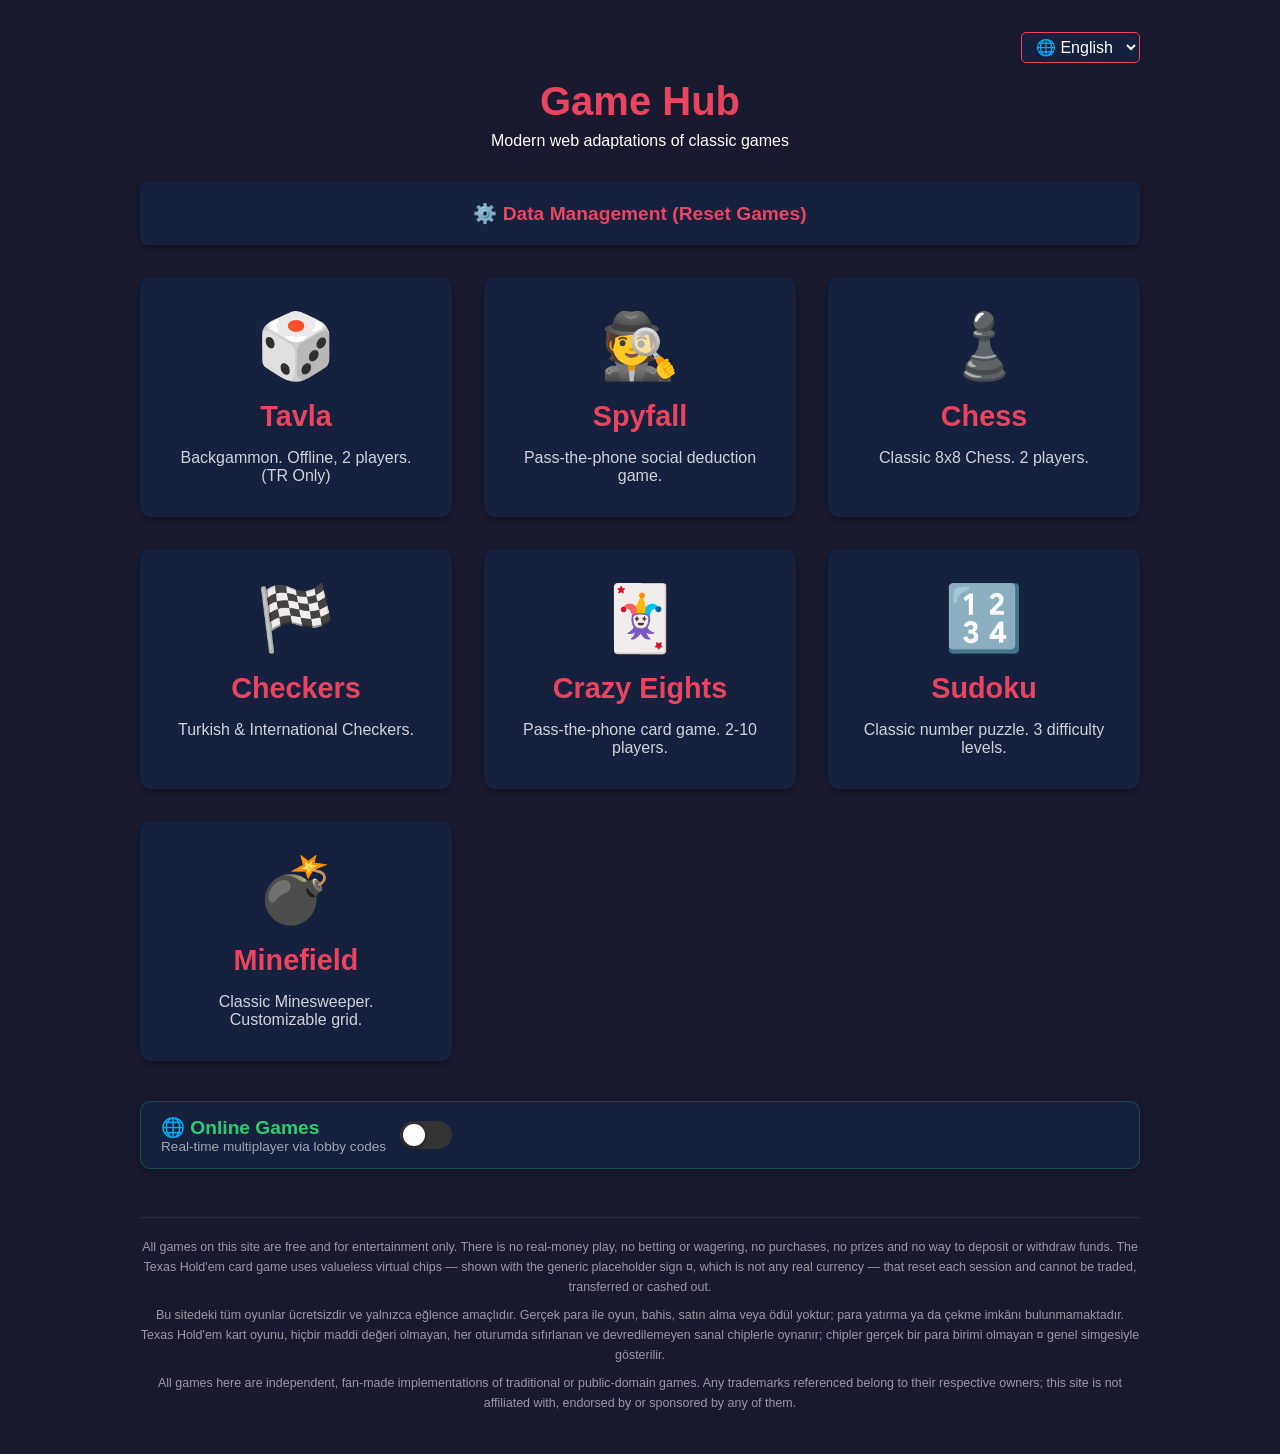
<file: index.html>
<!DOCTYPE html>
<html lang="en">
<head>
    <meta charset="UTF-8">
    <meta name="viewport" content="width=device-width, initial-scale=1.0, maximum-scale=1.0, user-scalable=no">
    <title>Game Hub — Free Browser Games, No Ads | Ücretsiz Tarayıcı Oyunları</title>
    <meta name="description" content="Play classic games free in your browser: Backgammon (Tavla), Chess, Checkers (Dama), Sudoku, Minesweeper, Spyfall and card games. No ads, no downloads, no sign-up, works offline. | Tarayıcıda ücretsiz klasik oyunlar: tavla, satranç, dama, sudoku, mayın tarlası. Reklamsız, indirmeden oynayın.">
    <meta name="keywords" content="free browser games, no download games, offline games, tavla, backgammon, satranç, chess, dama, checkers, sudoku, minesweeper, mayın tarlası, casus kim, spyfall, card game, party games, ücretsiz oyunlar, online oyun">
    <meta name="author" content="Çağan Çalıdağ">
    <meta name="robots" content="index, follow, max-image-preview:large">
    <meta name="theme-color" content="#1a1a2e">
    <link rel="canonical" href="https://games.cagancalidag.com/">

    <!-- Open Graph -->
    <meta property="og:type" content="website">
    <meta property="og:site_name" content="Game Hub">
    <meta property="og:title" content="Game Hub — Free Browser Games, No Ads">
    <meta property="og:description" content="Classic games playable free in your browser: Tavla, Chess, Dama, Sudoku, Minesweeper, Spyfall and more. No ads, no downloads, no sign-up.">
    <meta property="og:url" content="https://games.cagancalidag.com/">
    <meta property="og:image" content="https://games.cagancalidag.com/favicon.png">
    <meta property="og:locale" content="en_US">
    <meta property="og:locale:alternate" content="tr_TR">
    <meta name="twitter:card" content="summary">
    <meta name="twitter:title" content="Game Hub — Free Browser Games, No Ads">
    <meta name="twitter:description" content="Classic games playable free in your browser. No ads, no downloads, no sign-up.">
    <meta name="twitter:image" content="https://games.cagancalidag.com/favicon.png">

    <script type="application/ld+json">
    {
      "@context": "https://schema.org",
      "@type": "WebSite",
      "name": "Game Hub",
      "alternateName": "Oyun Merkezi",
      "url": "https://games.cagancalidag.com/",
      "inLanguage": ["en", "tr"],
      "description": "A free, ad-free collection of classic games playable directly in the browser, with offline support. All games are for entertainment only and involve no real-money play.",
      "author": { "@type": "Person", "name": "Çağan Çalıdağ" },
      "isFamilyFriendly": true,
      "isAccessibleForFree": true,
      "hasPart": [
        { "@type": "VideoGame", "name": "Tavla", "alternateName": "Turkish Backgammon", "url": "https://games.cagancalidag.com/tavla/" },
        { "@type": "VideoGame", "name": "Casus Kim?", "alternateName": "Spyfall", "url": "https://games.cagancalidag.com/casus-kim/" },
        { "@type": "VideoGame", "name": "Chess", "alternateName": "Satranç", "url": "https://games.cagancalidag.com/chess/" },
        { "@type": "VideoGame", "name": "Checkers", "alternateName": "Dama", "url": "https://games.cagancalidag.com/dama/" },
        { "@type": "VideoGame", "name": "Sudoku", "url": "https://games.cagancalidag.com/sudoku/" },
        { "@type": "VideoGame", "name": "Minefield", "alternateName": "Mayın Tarlası", "url": "https://games.cagancalidag.com/minefield/" },
        { "@type": "VideoGame", "name": "Crazy Eights", "alternateName": "Deli Sekizler", "url": "https://games.cagancalidag.com/crazy-eights/" },
        { "@type": "VideoGame", "name": "Tavla Online", "url": "https://games.cagancalidag.com/online/tavla/" },
        {
          "@type": "VideoGame",
          "name": "Texas Hold'em (Play Money)",
          "url": "https://games.cagancalidag.com/online/poker/",
          "description": "A free play-money Texas Hold'em card game for entertainment only. Uses valueless virtual chips. No wagering, no purchases, no prizes and no way to deposit or cash out.",
          "isAccessibleForFree": true,
          "offers": { "@type": "Offer", "price": "0", "priceCurrency": "USD", "availability": "https://schema.org/InStock" }
        }
      ]
    }
    </script>

    <link rel="manifest" href="/manifest.json">
    <link rel="apple-touch-icon" href="/apple-touch-icon.png">
    <link rel="icon" type="image/png" href="/favicon.png">
    <meta name="apple-mobile-web-app-capable" content="yes">
    <meta name="apple-mobile-web-app-status-bar-style" content="black-translucent">
    <style>
        :root { --bg-color: #1a1a2e; --card-bg: #16213e; --text-color: #e94560; --text-light: #fff; --online-accent: #2ecc71; }
        * { box-sizing: border-box; margin: 0; padding: 0; font-family: 'Segoe UI', Tahoma, sans-serif; }
        body { background-color: var(--bg-color); color: var(--text-light); min-height: 100dvh; display: flex; flex-direction: column; align-items: center; padding: 2rem 1rem; overflow-x: hidden;}
        .top-bar { width: 100%; max-width: 1000px; display: flex; justify-content: flex-end; margin-bottom: 1rem; }
        select { padding: 5px 10px; border-radius: 5px; background: var(--card-bg); color: #fff; border: 1px solid var(--text-color); font-size: 1rem; outline: none; }
        header { text-align: center; margin-bottom: 2rem; }
        header h1 { font-size: 2.5rem; color: var(--text-color); margin-bottom: 0.5rem; }

        /* Data Manager Styles */
        .data-manager { width: 100%; max-width: 1000px; background: var(--card-bg); border-radius: 8px; margin-bottom: 2rem; padding: 10px; box-shadow: 0 4px 6px rgba(0,0,0,0.3); }
        .data-manager summary { font-size: 1.2rem; font-weight: bold; cursor: pointer; padding: 10px; outline: none; text-align: center; color: var(--text-color); list-style: none;}
        .data-manager summary::-webkit-details-marker { display: none; }
        .db-buttons { display: flex; flex-wrap: wrap; gap: 10px; margin-top: 15px; }
        .db-btn { flex: 1 1 180px; padding: 12px; border: none; border-radius: 5px; cursor: pointer; font-weight: bold; background: #34495e; color: #fff; transition: 0.2s;}
        .db-btn:active { transform: scale(0.95); }
        .db-btn.danger-all { flex: 1 1 100%; background: #e53935; font-size: 1.2rem; padding: 15px; margin-top: 10px;}

        .grid-container { display: grid; grid-template-columns: repeat(auto-fit, minmax(250px, 1fr)); gap: 2rem; width: 100%; max-width: 1000px; }
        .game-card { background-color: var(--card-bg); border-radius: 12px; padding: 2rem; text-align: center; text-decoration: none; color: inherit; transition: transform 0.3s; box-shadow: 0 4px 6px rgba(0,0,0,0.3); }
        .game-card:active { transform: scale(0.95); }
        .game-card h2 { font-size: 1.8rem; margin-bottom: 1rem; color: var(--text-color); }
        .game-card p { font-size: 1rem; opacity: 0.8; }
        .game-icon { font-size: 4rem; margin-bottom: 1rem; }

        /* Online Games Section */
        .online-section { width: 100%; max-width: 1000px; margin-top: 2.5rem; }
        .online-toggle-bar {
            display: flex; align-items: center; gap: 14px;
            background: var(--card-bg); border-radius: 10px;
            padding: 14px 20px; cursor: pointer;
            border: 1px solid rgba(46,204,113,0.25);
            box-shadow: 0 4px 6px rgba(0,0,0,0.3);
            transition: border-color 0.2s;
            user-select: none;
        }
        .online-toggle-bar:hover { border-color: rgba(46,204,113,0.5); }
        .online-toggle-label { flex: 1; font-size: 1.2rem; font-weight: bold; color: var(--online-accent); }
        .online-toggle-sub { font-size: 0.85rem; opacity: 0.6; }
        .toggle-switch {
            width: 52px; height: 28px; border-radius: 14px;
            background: #333; position: relative; flex-shrink: 0;
            transition: background 0.25s;
        }
        .toggle-switch.on { background: var(--online-accent); }
        .toggle-knob {
            position: absolute; top: 3px; left: 3px;
            width: 22px; height: 22px; border-radius: 50%;
            background: #fff; transition: left 0.25s;
            box-shadow: 0 2px 4px rgba(0,0,0,0.4);
        }
        .toggle-switch.on .toggle-knob { left: 27px; }
        .online-grid {
            display: none; grid-template-columns: repeat(auto-fit, minmax(250px, 1fr));
            gap: 2rem; margin-top: 1.5rem;
        }
        .online-grid.visible { display: grid; }
        .play-money-pill { display: inline-block; vertical-align: middle; margin-left: 6px; padding: 3px 7px; border-radius: 4px; background: rgba(46,204,113,0.15); border: 1px solid rgba(46,204,113,0.45); color: var(--online-accent); font-size: 0.6rem; letter-spacing: 0.5px; }
        .site-footer { width: 100%; max-width: 1000px; margin-top: 3rem; padding: 1.25rem 0 0; border-top: 1px solid rgba(255,255,255,0.08); font-size: 0.78rem; line-height: 1.6; color: rgba(255,255,255,0.55); text-align: center; }
        .site-footer p { margin-bottom: 0.5rem; }
        .game-card.online-card { border: 1px solid rgba(46,204,113,0.2); }
        .game-card.online-card:hover { border-color: rgba(46,204,113,0.5); }
        .online-badge-pill {
            display: inline-block; background: rgba(46,204,113,0.15);
            color: var(--online-accent); border: 1px solid rgba(46,204,113,0.3);
            font-size: 0.7rem; font-weight: bold; padding: 3px 8px;
            border-radius: 10px; margin-bottom: 8px; text-transform: uppercase;
            letter-spacing: 0.05em;
        }
    </style>
</head>
<body>
    <div class="top-bar">
        <select id="langPicker">
            <option value="en">🌐 English</option>
            <option value="tr">🌐 Türkçe</option>
        </select>
    </div>
    <header>
        <h1 id="hubTitle">Game Hub</h1>
        <p id="hubSubtitle">Modern web adaptations of classic games</p>
    </header>

    <details class="data-manager">
        <summary id="ui-data-manager">⚙️ Data Management (Reset Games)</summary>
        <div class="db-buttons">
            <button class="db-btn" onclick="clearDB('tavlaGameDB')" id="btn-del-tavla">Reset Tavla</button>
            <button class="db-btn" onclick="clearDB('casusKimGameDB')" id="btn-del-spy">Reset Casus Kim?</button>
            <button class="db-btn" onclick="clearDB('chessGameDB')" id="btn-del-chess">Reset Chess</button>
            <button class="db-btn" onclick="clearDB('damaGameDB')" id="btn-del-dama">Reset Checkers</button>
            <button class="db-btn" onclick="clearDB('unoGameDB')" id="btn-del-uno">Reset Crazy Eights</button>
            <button class="db-btn" onclick="clearDB('sudokuGameDB')" id="btn-del-sudoku">Reset Sudoku</button>
            <button class="db-btn" onclick="clearDB('minefieldGameDB')" id="btn-del-minefield">Reset Minefield</button>
            <button class="db-btn" onclick="clearDB('pokerGameDB')" id="btn-del-poker">Reset Poker</button>
            <button class="db-btn danger-all" onclick="clearAllDBs()" id="btn-del-all">DELETE ALL GAME DATA</button>
        </div>
    </details>

    <div class="grid-container">
        <a href="tavla/index.html" class="game-card">
            <div class="game-icon">🎲</div><h2>Tavla</h2><p id="descTavla">Backgammon. Offline, 2 players. (TR Only)</p>
        </a>
        <a href="casus-kim/index.html" class="game-card">
            <div class="game-icon">🕵️</div><h2 id="titleSpy">Casus Kim?</h2><p id="descSpy">Pass-the-phone social deduction game.</p>
        </a>
        <a href="chess/index.html" class="game-card">
            <div class="game-icon">♟️</div><h2 id="titleChess">Chess</h2><p id="descChess">Classic 8x8 Chess. 2 players.</p>
        </a>
        <a href="dama/index.html" class="game-card">
            <div class="game-icon">🏁</div><h2 id="titleDama">Checkers</h2><p id="descDama">Turkish & International Checkers.</p>
        </a>
        <a href="crazy-eights/index.html" class="game-card">
            <div class="game-icon">🃏</div><h2 id="titleUno">Crazy Eights</h2><p id="descUno">Pass-the-phone card game. 2-10 players.</p>
        </a>
        <a href="sudoku/index.html" class="game-card">
            <div class="game-icon">🔢</div><h2 id="titleSudoku">Sudoku</h2><p id="descSudoku">Classic number puzzle. 3 difficulty levels.</p>
        </a>
        <a href="minefield/index.html" class="game-card">
            <div class="game-icon">💣</div><h2 id="titleMinefield">Minefield</h2><p id="descMinefield">Classic Minesweeper. Customizable grid.</p>
        </a>
    </div>

    <!-- Online Games Section -->
    <div class="online-section">
        <div class="online-toggle-bar" onclick="toggleOnlineGames()" id="onlineToggleBar">
            <div>
                <div class="online-toggle-label" id="onlineToggleLabel">🌐 Online Games</div>
                <div class="online-toggle-sub" id="onlineToggleSub">Real-time multiplayer via lobby codes</div>
            </div>
            <div class="toggle-switch" id="onlineToggleSwitch">
                <div class="toggle-knob"></div>
            </div>
        </div>
        <div class="online-grid" id="onlineGrid">
            <a href="online/tavla/index.html" class="game-card online-card">
                <div class="online-badge-pill" id="onlineBadgeTavla">Online</div>
                <div class="game-icon">🎲</div>
                <h2>Tavla Online</h2>
                <p id="descOnlineTavla">Turkish Backgammon. Real-time 2-player.</p>
            </a>
            <a href="online/poker/index.html" class="game-card online-card">
                <div class="online-badge-pill" id="onlineBadgePoker">Online + Offline</div>
                <div class="game-icon">🃏</div>
                <h2>Poker <span class="play-money-pill" id="playMoneyPill">PLAY MONEY</span></h2>
                <p id="descOnlinePoker">Texas Hold'em. Offline bots or online lobby. Up to 10 players. Virtual chips only — no real money, no betting, no purchases.</p>
            </a>
        </div>
    </div>

    <!-- Site-wide disclaimer. Kept in static HTML (not JS-injected) so crawlers and
         regulators see it without executing scripts. -->
    <footer class="site-footer">
        <p>All games on this site are free and for entertainment only. There is no real-money play, no betting or wagering, no purchases, no prizes and no way to deposit or withdraw funds. The Texas Hold'em card game uses valueless virtual chips — shown with the generic placeholder sign ¤, which is not any real currency — that reset each session and cannot be traded, transferred or cashed out.</p>
        <p lang="tr">Bu sitedeki tüm oyunlar ücretsizdir ve yalnızca eğlence amaçlıdır. Gerçek para ile oyun, bahis, satın alma veya ödül yoktur; para yatırma ya da çekme imkânı bulunmamaktadır. Texas Hold'em kart oyunu, hiçbir maddi değeri olmayan, her oturumda sıfırlanan ve devredilemeyen sanal chiplerle oynanır; chipler gerçek bir para birimi olmayan ¤ genel simgesiyle gösterilir.</p>
        <p>All games here are independent, fan-made implementations of traditional or public-domain games. Any trademarks referenced belong to their respective owners; this site is not affiliated with, endorsed by or sponsored by any of them.</p>
    </footer>

    <script>
        const dict = {
            en: {
                hubTitle: "Game Hub", hubSubtitle: "Modern web adaptations of classic games",
                descTavla: "Backgammon. Offline, 2 players. (TR Only)", titleSpy: "Spyfall", descSpy: "Pass-the-phone social deduction game.",
                titleChess: "Chess", descChess: "Classic 8x8 Chess. 2 players.", titleDama: "Checkers", descDama: "Turkish & International Checkers.",
                titleUno: "Crazy Eights", descUno: "Pass-the-phone card game. 2-10 players.",
                titleSudoku: "Sudoku", descSudoku: "Classic number puzzle. 3 difficulty levels.",
                titleMinefield: "Minefield", descMinefield: "Classic Minesweeper. Customizable grid.",
                dataManager: "⚙️ Data Management (Reset Games)", delTavla: "Reset Tavla", delSpy: "Reset Casus Kim?",
                delChess: "Reset Chess", delDama: "Reset Checkers", delUno: "Reset Crazy Eights",
                delSudoku: "Reset Sudoku", delMinefield: "Reset Minefield", delPoker: "Reset Poker",
                delAll: "DELETE ALL GAME DATA", alertDeleted: "Data successfully deleted!",
                errBlocked: "Deletion Blocked! Please close any open game tabs (or force close the app) and try again.",
                errBlockedSome: "Some deletions were blocked! Please close any open game tabs and try again.",
                onlineToggleLabel: "🌐 Online Games", onlineToggleSub: "Real-time multiplayer via lobby codes",
                onlineBadgeTavla: "Online", onlineBadgePoker: "Online + Offline", playMoneyPill: "PLAY MONEY",
                descOnlineTavla: "Turkish Backgammon. Real-time 2-player.",
                descOnlinePoker: "Texas Hold'em. Offline bots or online lobby. Up to 10 players. Virtual chips only — no real money, no betting, no purchases."
            },
            tr: {
                hubTitle: "Oyun Merkezi", hubSubtitle: "Klasik oyunların modern web uyarlamaları",
                descTavla: "Erkek ve Kız Tavlası. Çevrimdışı, 2 kişilik.", titleSpy: "Casus Kim?", descSpy: "Cihazı elden ele gezdirerek oynanan sosyal çıkarım oyunu.",
                titleChess: "Satranç", descChess: "Klasik 8x8 Satranç. 2 kişilik.", titleDama: "Dama", descDama: "Türk Daması ve Uluslararası Dama.",
                titleUno: "Deli Sekizler", descUno: "Cihazı devrederek oynanan kart oyunu. 2-10 oyuncu.",
                titleSudoku: "Sudoku", descSudoku: "Klasik sayı bulmacası. 3 zorluk seviyesi.",
                titleMinefield: "Mayın Tarlası", descMinefield: "Klasik Mayın Tarlası. Özelleştirilebilir ızgara.",
                dataManager: "⚙️ Veri Yönetimi (Oyunları Sıfırla)", delTavla: "Tavla Sıfırla", delSpy: "Casus Kim? Sıfırla",
                delChess: "Satranç Sıfırla", delDama: "Dama Sıfırla", delUno: "Deli Sekizler Sıfırla",
                delSudoku: "Sudoku Sıfırla", delMinefield: "Mayın Tarlası Sıfırla", delPoker: "Poker Sıfırla",
                delAll: "TÜM OYUN VERİLERİNİ SİL", alertDeleted: "Veriler başarıyla silindi!",
                errBlocked: "İşlem engellendi! Lütfen arka planda veya başka sekmede açık olan oyunu kapatıp tekrar deneyin.",
                errBlockedSome: "Bazı silme işlemleri engellendi! Lütfen açık olan oyun sekmelerini kapatıp tekrar deneyin.",
                onlineToggleLabel: "🌐 Çevrimiçi Oyunlar", onlineToggleSub: "Lobi kodlarıyla gerçek zamanlı çok oyunculu",
                onlineBadgeTavla: "Çevrimiçi", onlineBadgePoker: "Çevrimiçi + Çevrimdışı", playMoneyPill: "SANAL PARA",
                descOnlineTavla: "Türk Tavlası. Gerçek zamanlı 2 kişilik.",
                descOnlinePoker: "Texas Hold'em. Çevrimdışı botlar veya çevrimiçi lobi. 10 oyuncuya kadar. Yalnızca sanal chip — gerçek para, bahis veya satın alma yoktur."
            }
        };
        const langPicker = document.getElementById('langPicker');
        let currentLang = 'en';

        const keyToId = {
            hubTitle: 'hubTitle', hubSubtitle: 'hubSubtitle',
            descTavla: 'descTavla', titleSpy: 'titleSpy', descSpy: 'descSpy',
            titleChess: 'titleChess', descChess: 'descChess',
            titleDama: 'titleDama', descDama: 'descDama',
            titleUno: 'titleUno', descUno: 'descUno',
            titleSudoku: 'titleSudoku', descSudoku: 'descSudoku',
            titleMinefield: 'titleMinefield', descMinefield: 'descMinefield',
            dataManager: 'ui-data-manager',
            delTavla: 'btn-del-tavla', delSpy: 'btn-del-spy',
            delChess: 'btn-del-chess', delDama: 'btn-del-dama', delUno: 'btn-del-uno',
            delSudoku: 'btn-del-sudoku', delMinefield: 'btn-del-minefield', delPoker: 'btn-del-poker',
            delAll: 'btn-del-all',
            onlineToggleLabel: 'onlineToggleLabel', onlineToggleSub: 'onlineToggleSub',
            descOnlineTavla: 'descOnlineTavla', descOnlinePoker: 'descOnlinePoker',
            onlineBadgeTavla: 'onlineBadgeTavla', onlineBadgePoker: 'onlineBadgePoker', playMoneyPill: 'playMoneyPill'
        };

        // Online games toggle
        let onlineVisible = localStorage.getItem('onlineGamesVisible') === 'true';
        function applyOnlineToggle() {
            const grid = document.getElementById('onlineGrid');
            const sw = document.getElementById('onlineToggleSwitch');
            if (onlineVisible) {
                grid.classList.add('visible');
                sw.classList.add('on');
            } else {
                grid.classList.remove('visible');
                sw.classList.remove('on');
            }
        }
        function toggleOnlineGames() {
            onlineVisible = !onlineVisible;
            localStorage.setItem('onlineGamesVisible', onlineVisible);
            applyOnlineToggle();
        }
        applyOnlineToggle();

        function setLang(lang) {
            currentLang = lang;
            document.documentElement.lang = lang;
            Object.keys(dict[lang]).forEach(k => {
                const id = keyToId[k];
                if (!id) return;
                const el = document.getElementById(id);
                if (el) el.innerText = dict[lang][k];
            });
            localStorage.setItem('hubLang', lang);
        }

        langPicker.addEventListener('change', (e) => setLang(e.target.value));
        const savedLang = localStorage.getItem('hubLang') || 'en';
        langPicker.value = savedLang;
        setLang(savedLang);

        // A robust async deleter that properly listens to IndexedDB events
        function deleteDatabasePromise(dbName) {
            return new Promise((resolve) => {
                const req = indexedDB.deleteDatabase(dbName);
                req.onsuccess = () => resolve({ blocked: false });
                req.onerror = () => resolve({ blocked: false });
                // If a game is still open in another tab, this triggers immediately to protect the data
                req.onblocked = () => resolve({ blocked: true });
            });
        }

        async function clearDB(dbName) {
            if(confirm(currentLang === 'en' ? "Are you sure?" : "Emin misiniz?")) {
                const result = await deleteDatabasePromise(dbName);
                if (result.blocked) {
                    alert(dict[currentLang].errBlocked);
                } else {
                    alert(dict[currentLang].alertDeleted);
                }
            }
        }

        async function clearAllDBs() {
            if(confirm(currentLang === 'en' ? "Delete ALL game data? This cannot be undone." : "TÜM oyun verileri silinsin mi? Bu işlem geri alınamaz.")) {
                
                // Wait for all delete requests to resolve or be blocked
                const results = await Promise.all([
                    deleteDatabasePromise('tavlaGameDB'),
                    deleteDatabasePromise('casusKimGameDB'),
                    deleteDatabasePromise('chessGameDB'),
                    deleteDatabasePromise('damaGameDB'),
                    deleteDatabasePromise('unoGameDB'),
                    deleteDatabasePromise('sudokuGameDB'),
                    deleteDatabasePromise('minefieldGameDB'),
                    deleteDatabasePromise('pokerGameDB')
                ]);

                const anyBlocked = results.some(res => res.blocked);
                
                if (anyBlocked) {
                    alert(dict[currentLang].errBlockedSome);
                } else {
                    alert(dict[currentLang].alertDeleted);
                }
            }
        }
    </script>
    <script src="/sw-register.js"></script>
</body>
</html>
</file>
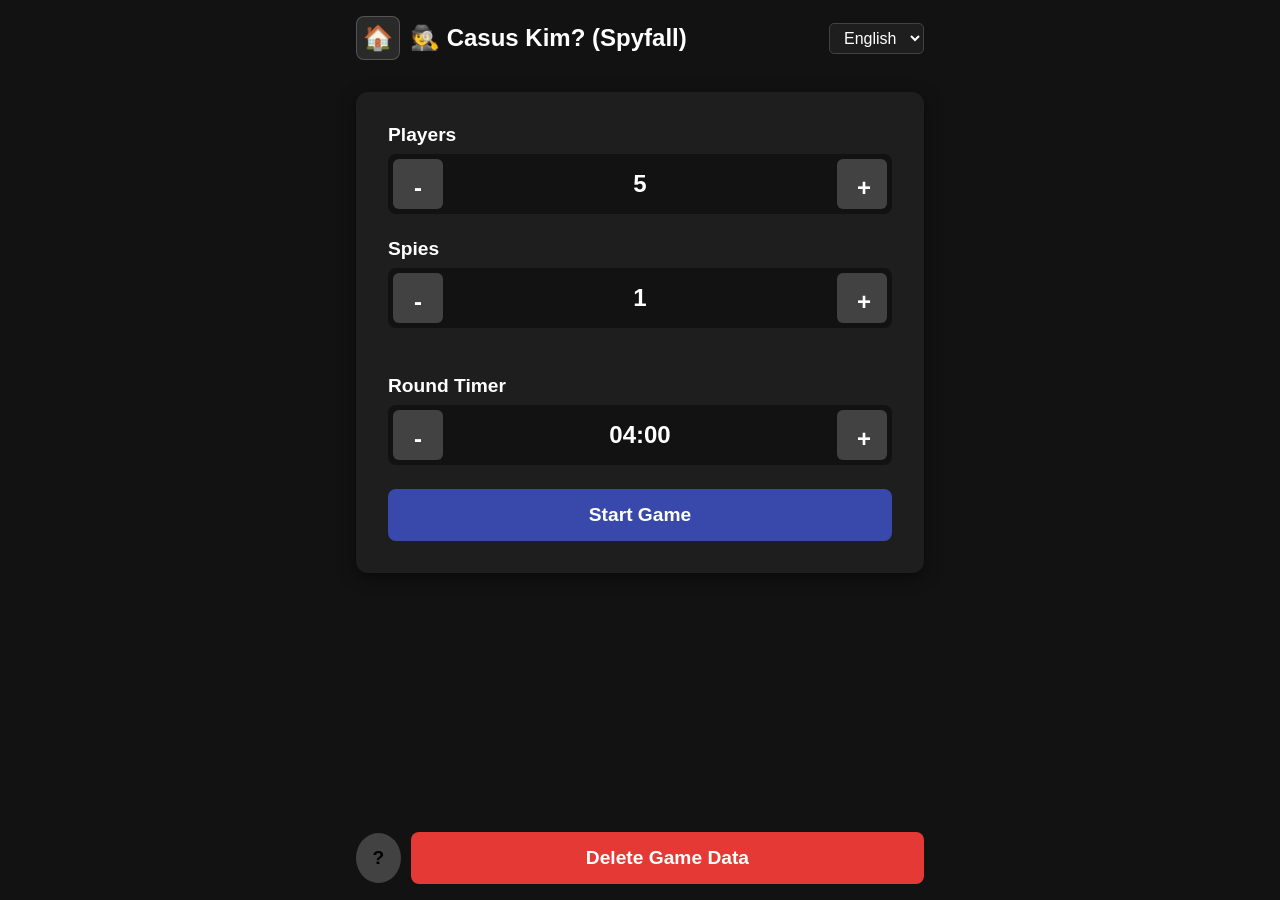
<file: casus-kim/index.html>
<!DOCTYPE html>
<html lang="en">
<head>
    <meta charset="UTF-8">
    <meta name="viewport" content="width=device-width, initial-scale=1.0, maximum-scale=1.0, user-scalable=no">
    <title>Casus Kim? — Spyfall Party Game, Free &amp; No Ads | Ücretsiz Casus Oyunu</title>
    <meta name="description" content="Free Spyfall-style social deduction party game. Pass one phone around, find the spy before time runs out. 3-12 players, English and Turkish, no ads, no sign-up. | Tek telefonla oynanan ücretsiz casus bulma oyunu.">
    <meta name="keywords" content="casus kim, spyfall, spy game, casus oyunu, social deduction, party game, parti oyunu, pass the phone game, arkadaş oyunu, ücretsiz oyun">
    <meta name="author" content="Çağan Çalıdağ">
    <meta name="robots" content="index, follow, max-image-preview:large">
    <meta name="theme-color" content="#1a1a2e">
    <link rel="canonical" href="https://games.cagancalidag.com/casus-kim/">
    <meta property="og:type" content="website">
    <meta property="og:site_name" content="Game Hub">
    <meta property="og:title" content="Casus Kim? — Free Spyfall Party Game">
    <meta property="og:description" content="Pass-the-phone social deduction game for 3-12 players. Find the spy before time runs out. English &amp; Turkish, no ads.">
    <meta property="og:url" content="https://games.cagancalidag.com/casus-kim/">
    <meta property="og:image" content="https://games.cagancalidag.com/favicon.png">
    <meta property="og:locale" content="en_US">
    <meta property="og:locale:alternate" content="tr_TR">
    <meta name="twitter:card" content="summary">
    <meta name="twitter:title" content="Casus Kim? — Free Spyfall Party Game">
    <meta name="twitter:description" content="Pass-the-phone social deduction game for 3-12 players. English &amp; Turkish, no ads.">
    <meta name="twitter:image" content="https://games.cagancalidag.com/favicon.png">
    <script type="application/ld+json">
    {
      "@context": "https://schema.org",
      "@type": "VideoGame",
      "name": "Casus Kim?",
      "alternateName": ["Spyfall", "Who Is The Spy"],
      "url": "https://games.cagancalidag.com/casus-kim/",
      "image": "https://games.cagancalidag.com/favicon.png",
      "description": "A free pass-the-phone social deduction party game in the Spyfall tradition. One device, several players, English and Turkish. Entertainment only — no stakes and no real-money play.",
      "inLanguage": ["en", "tr"],
      "genre": ["Party Game", "Social Deduction"],
      "gamePlatform": "Web Browser",
      "playMode": "MultiPlayer",
      "applicationCategory": "GameApplication",
      "operatingSystem": "Any",
      "isFamilyFriendly": true,
      "isAccessibleForFree": true,
      "author": { "@type": "Person", "name": "Çağan Çalıdağ" },
      "offers": { "@type": "Offer", "price": "0", "priceCurrency": "USD", "availability": "https://schema.org/InStock" }
    }
    </script>
    <link rel="stylesheet" href="style.css">
    
    <link rel="manifest" href="/manifest.json">
    <link rel="apple-touch-icon" href="/apple-touch-icon.png">
    <link rel="icon" type="image/png" href="/favicon.png">
    <meta name="apple-mobile-web-app-capable" content="yes">
    <meta name="mobile-web-app-capable" content="yes">
    <meta name="apple-mobile-web-app-status-bar-style" content="black-translucent">
</head>
<body>
    <div class="app-container">
        <header>
            <div class="header-left">
                <a href="/" class="global-hub-btn" aria-label="Back to Hub">🏠</a>
                <h1 id="ui-title">🕵️ Casus Kim?</h1>
            </div>
            <select id="langPicker">
                <option value="en">English</option>
                <option value="tr">Türkçe</option>
            </select>
        </header>

        <div id="setupScreen" class="screen active">
            <div class="card">
                <div class="control-group">
                    <label id="ui-players-label">Players</label>
                    <div class="stepper">
                        <button onclick="updateSettings('players', -1)">-</button>
                        <span id="val-players">5</span>
                        <button onclick="updateSettings('players', 1)">+</button>
                    </div>
                </div>
                <div class="control-group">
                    <label id="ui-spies-label">Spies</label>
                    <div class="stepper">
                        <button onclick="updateSettings('spies', -1)">-</button>
                        <span id="val-spies">1</span>
                        <button onclick="updateSettings('spies', 1)">+</button>
                    </div>
                    <small id="ui-spy-limit" class="warning-text"></small>
                </div>
                <div class="control-group">
                    <label id="ui-timer-label">Round Timer</label>
                    <div class="stepper">
                        <button onclick="updateSettings('timer', -10)">-</button>
                        <span id="val-timer">04:00</span>
                        <button onclick="updateSettings('timer', 10)">+</button>
                    </div>
                </div>
                <button id="btn-start" class="btn-primary" onclick="initGame()">Start Game</button>
            </div>
            
            <div class="bottom-controls">
                <button id="btn-rules" class="icon-btn" onclick="openRules()">?</button>
                <button id="btn-delete-db" class="btn-danger" onclick="resetIndexedDB()">Delete Game Data</button>
            </div>
        </div>

        <div id="revealScreen" class="screen">
            <div class="card center-content">
                <h2 id="reveal-player-title">Player 1</h2>
                
                <div id="reveal-hidden-state">
                    <p id="ui-tap-reveal">Tap to reveal your role</p>
                    <button id="btn-show-role" class="btn-primary" onclick="showRole()">Show Role</button>
                </div>

                <div id="reveal-shown-state" style="display: none;">
                    <div id="role-display-box" class="role-box">
                        <h3 id="role-location">📍 Location: Paris</h3>
                        <h3 id="role-name">🎭 Role: Villager</h3>
                    </div>
                    <button id="btn-hide-role" class="btn-secondary" onclick="hideRole()">Hide and Pass Phone</button>
                </div>
            </div>
        </div>

        <div id="discussionScreen" class="screen">
            <div class="card center-content">
                <h2 id="ui-round-started">Round Started</h2>
                <div id="discussion-timer" class="timer-display">04:00</div>
                
                <div class="action-buttons">
                    <button id="btn-spy-guess" class="btn-danger" onclick="spyGuess()">Spy Guess</button>
                    <button id="btn-end-round" class="btn-secondary" onclick="endRound()">End Round</button>
                </div>
            </div>
        </div>
    </div>

    <div id="rulesModal" class="modal">
        <div class="modal-content card">
            <span class="close-btn" onclick="closeRules()">&times;</span>
            <h2 id="ui-rules-title">Rules</h2>
            <div id="rules-text" class="rules-text"></div>
        </div>
    </div>

    <script src="script.js"></script>
    <script src="/sw-register.js"></script>
</body>
</html>
</file>
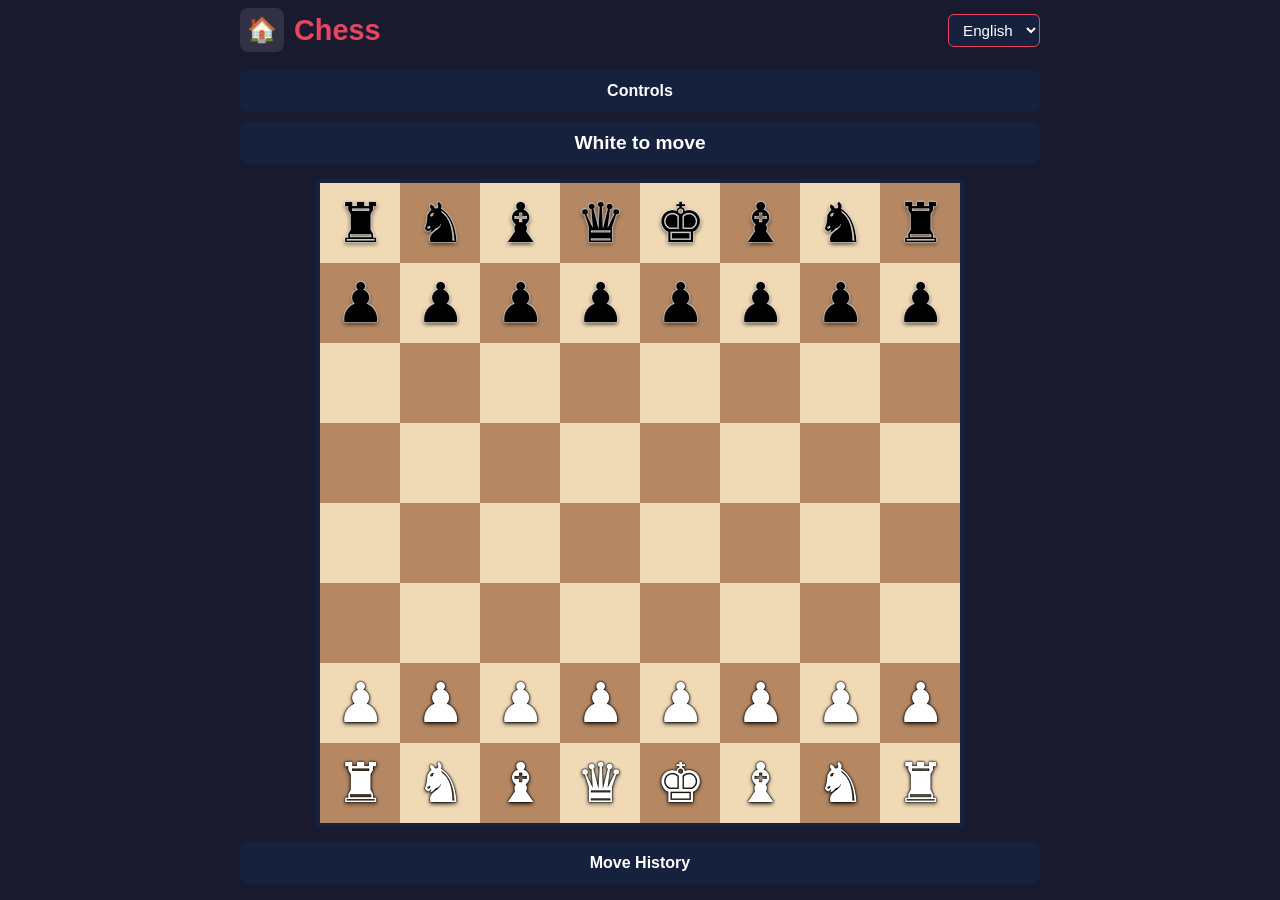
<file: chess/index.html>
<!DOCTYPE html>
<html lang="en">
<head>
    <meta charset="UTF-8">
    <meta name="viewport" content="width=device-width, initial-scale=1.0, maximum-scale=1.0, user-scalable=no">
    <title>Chess — Play Free Online, No Ads | Satranç Oyna Ücretsiz</title>
    <meta name="description" content="Play classic chess free in your browser. Two players on one device, undo moves, move history, works offline. No ads, no downloads, no sign-up. | Ücretsiz satranç oyna: iki kişilik, reklamsız, çevrimdışı çalışan tarayıcı satrancı.">
    <meta name="keywords" content="chess, play chess online, free chess, satranç, satranç oyna, ücretsiz satranç, 2 player chess, offline chess, browser chess, board game">
    <meta name="author" content="Çağan Çalıdağ">
    <meta name="robots" content="index, follow, max-image-preview:large">
    <meta name="theme-color" content="#1a1a2e">
    <link rel="canonical" href="https://games.cagancalidag.com/chess/">
    <meta property="og:type" content="website">
    <meta property="og:site_name" content="Game Hub">
    <meta property="og:title" content="Chess — Play Free Online, No Ads">
    <meta property="og:description" content="Classic two-player chess in your browser. Undo, move history, offline support. No ads, no sign-up.">
    <meta property="og:url" content="https://games.cagancalidag.com/chess/">
    <meta property="og:image" content="https://games.cagancalidag.com/favicon.png">
    <meta property="og:locale" content="en_US">
    <meta property="og:locale:alternate" content="tr_TR">
    <meta name="twitter:card" content="summary">
    <meta name="twitter:title" content="Chess — Play Free Online, No Ads">
    <meta name="twitter:description" content="Classic two-player chess in your browser. No ads, no sign-up, works offline.">
    <meta name="twitter:image" content="https://games.cagancalidag.com/favicon.png">
    <script type="application/ld+json">
    {
      "@context": "https://schema.org",
      "@type": "VideoGame",
      "name": "Chess",
      "alternateName": "Satranç",
      "url": "https://games.cagancalidag.com/chess/",
      "image": "https://games.cagancalidag.com/favicon.png",
      "description": "Free classic chess for two players on one device, with undo and move history. Entertainment only — no stakes and no real-money play.",
      "inLanguage": ["en", "tr"],
      "genre": ["Board Game", "Strategy"],
      "gamePlatform": "Web Browser",
      "playMode": "MultiPlayer",
      "numberOfPlayers": { "@type": "QuantitativeValue", "minValue": 2, "maxValue": 2 },
      "applicationCategory": "GameApplication",
      "operatingSystem": "Any",
      "isFamilyFriendly": true,
      "isAccessibleForFree": true,
      "author": { "@type": "Person", "name": "Çağan Çalıdağ" },
      "offers": { "@type": "Offer", "price": "0", "priceCurrency": "USD", "availability": "https://schema.org/InStock" }
    }
    </script>
    <link rel="stylesheet" href="style.css">
    <link rel="manifest" href="/manifest.json">
    <link rel="apple-touch-icon" href="/apple-touch-icon.png">
    <link rel="icon" type="image/png" href="/favicon.png">
</head>
<body>
    <div class="app-container">
        <header>
            <div class="header-left">
                <a href="/" class="global-hub-btn">🏠</a>
                <h1 id="ui-title">Chess</h1>
            </div>
            <select id="langPicker"><option value="en">English</option><option value="tr">Türkçe</option></select>
        </header>

        <details class="mobile-details" id="settingsDetails">
            <summary id="ui-controls">Controls & Settings</summary>
            <div class="control-panel">
                <button id="btn-undo" class="btn">Undo Move</button>
                <button id="btn-new" class="btn">New Game</button>
                <button id="btn-del" class="btn danger">Delete Data</button>
                <button id="btn-rules" class="btn icon">?</button>
            </div>
        </details>

        <div id="status-bar" class="status-bar">White to move</div>
        
        <div class="board-wrapper" style="position: relative;">
            <div id="board" class="chessboard"></div>
            <div id="game-over-overlay" class="game-over-overlay"></div>
        </div>

        <details class="mobile-details">
            <summary id="ui-history">Move History</summary>
            <div id="history-log" class="history-log"></div>
        </details>
    </div>

    <div id="promoModal" class="modal">
        <div class="modal-content">
            <h2 id="ui-promo-title">Promote Pawn</h2>
            <div class="promo-pieces" id="promo-options"></div>
        </div>
    </div>
    <div id="rulesModal" class="modal">
        <div class="modal-content">
            <span class="close-btn" onclick="document.getElementById('rulesModal').style.display='none'">&times;</span>
            <h2 id="ui-rules-title">Rules</h2>
            <div id="rules-text"></div>
        </div>
    </div>
    <script src="script.js"></script>
    <script src="/sw-register.js"></script>
</body>
</html>
</file>
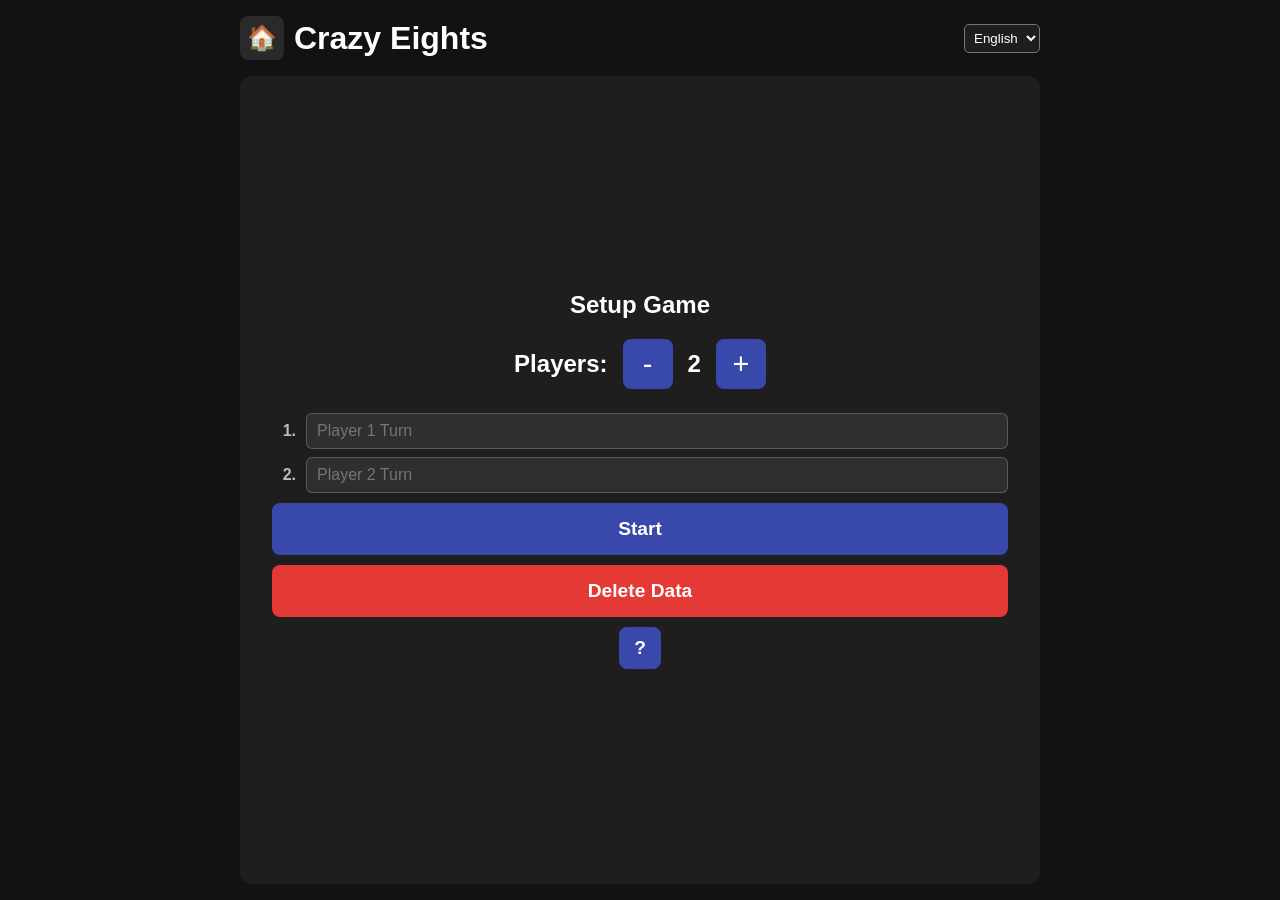
<file: crazy-eights/index.html>
<!DOCTYPE html>
<html lang="en">
<head>
    <meta charset="UTF-8">
    <meta name="viewport" content="width=device-width, initial-scale=1.0, maximum-scale=1.0, user-scalable=no">
    <title>Crazy Eights — Free Pass-and-Play Card Game | Deli Sekizler Oyna</title>
    <meta name="description" content="Free Crazy Eights style card game for 2-10 players sharing one device. Match colours and numbers, play wilds and action cards, no ads and no sign-up. | 2-10 kişilik ücretsiz kart oyunu, tek cihazda sırayla oynanır.">
    <meta name="keywords" content="crazy eights, crazy eights online, free card game, pass the phone card game, party card game, deli sekizler, kart oyunu, ücretsiz kart oyunu, son kart, offline card game">
    <meta name="author" content="Çağan Çalıdağ">
    <meta name="robots" content="index, follow, max-image-preview:large">
    <meta name="theme-color" content="#1a1a2e">
    <link rel="canonical" href="https://games.cagancalidag.com/crazy-eights/">
    <meta property="og:type" content="website">
    <meta property="og:site_name" content="Game Hub">
    <meta property="og:title" content="Crazy Eights — Free Pass-and-Play Card Game">
    <meta property="og:description" content="Card game for 2-10 players on one device. Match colours and numbers, play wilds and action cards. No ads, no sign-up.">
    <meta property="og:url" content="https://games.cagancalidag.com/crazy-eights/">
    <meta property="og:image" content="https://games.cagancalidag.com/favicon.png">
    <meta property="og:locale" content="en_US">
    <meta property="og:locale:alternate" content="tr_TR">
    <meta name="twitter:card" content="summary">
    <meta name="twitter:title" content="Crazy Eights — Free Pass-and-Play Card Game">
    <meta name="twitter:description" content="Card game for 2-10 players on one device. No ads, no sign-up.">
    <meta name="twitter:image" content="https://games.cagancalidag.com/favicon.png">
    <script type="application/ld+json">
    {
      "@context": "https://schema.org",
      "@type": "VideoGame",
      "name": "Crazy Eights",
      "alternateName": ["Deli Sekizler", "Last Card"],
      "url": "https://games.cagancalidag.com/crazy-eights/",
      "image": "https://games.cagancalidag.com/favicon.png",
      "description": "A free pass-the-phone shedding card game for 2-10 players in the Crazy Eights tradition, with wild and action cards. Entertainment only — no stakes and no real-money play.",
      "inLanguage": ["en", "tr"],
      "genre": ["Card Game", "Party Game"],
      "gamePlatform": "Web Browser",
      "playMode": "MultiPlayer",
      "numberOfPlayers": { "@type": "QuantitativeValue", "minValue": 2, "maxValue": 10 },
      "applicationCategory": "GameApplication",
      "operatingSystem": "Any",
      "isFamilyFriendly": true,
      "isAccessibleForFree": true,
      "author": { "@type": "Person", "name": "Çağan Çalıdağ" },
      "offers": { "@type": "Offer", "price": "0", "priceCurrency": "USD", "availability": "https://schema.org/InStock" }
    }
    </script>
    <link rel="stylesheet" href="style.css">
    <link rel="manifest" href="/manifest.json">
    <link rel="apple-touch-icon" href="/apple-touch-icon.png">
    <link rel="icon" type="image/png" href="/favicon.png">
</head>
<body>
    <div class="app-container">
        <header>
            <div class="header-left">
                <a href="/" class="global-hub-btn">🏠</a>
                <h1 id="ui-title">Crazy Eights</h1>
            </div>
            <select id="langPicker"><option value="en">English</option><option value="tr">Türkçe</option></select>
        </header>

        <div id="screen-setup" class="screen active card center">
            <h2 id="ui-setup">Setup Game</h2>
            <div class="stepper">
                <label id="ui-players">Players: </label>
                <button onclick="changeP(-1)">-</button>
                <span id="val-p">2</span>
                <button onclick="changeP(1)">+</button>
            </div>
            <div id="name-list" class="name-list"></div>
            <button id="btn-start" class="btn" onclick="initGame()" style="margin-top:10px">Start</button>
            <button id="btn-del-setup" class="btn danger" onclick="resetDB()" style="margin-top:10px">Delete Data</button>
            <button class="btn icon" onclick="document.getElementById('rulesModal').style.display='flex'" style="margin-top:10px">?</button>
        </div>

        <div id="screen-pass" class="screen card center">
            <h2 id="ui-pass-msg">Player 1 Turn</h2>
            <button id="btn-show-cards" class="btn" onclick="showGame()">Tap to show cards</button>
            
            <details class="mobile-details" style="margin-top: 2rem; width: 100%;">
                <summary id="ui-game-menu-pass">Game Menu</summary>
                <div style="margin-top: 10px; display: flex; flex-direction: column; gap: 10px;">
                    <button id="btn-new-pass" class="btn" onclick="resetGame()">New Game</button>
                    <button id="btn-del-pass" class="btn danger" onclick="resetDB()">Delete Data</button>
                </div>
            </details>
        </div>

        <div id="screen-game" class="screen">
            <details class="mobile-details" style="margin-bottom: 10px;">
                <summary id="ui-game-menu">Game Menu</summary>
                <div style="margin-top: 10px; display: flex; flex-wrap: wrap; gap: 10px;">
                    <button id="btn-new-game" class="btn" style="flex: 1;" onclick="resetGame()">New Game</button>
                    <button id="btn-del-game" class="btn danger" style="flex: 1;" onclick="resetDB()">Delete Data</button>
                    <button class="btn icon" onclick="document.getElementById('rulesModal').style.display='flex'">?</button>
                </div>
            </details>

            <div class="table-area">
                <div class="deck"><div class="card-back">8</div></div>
                <div id="discard-pile" class="discard"></div>
            </div>
            
            <div class="status-row">
                <span id="ui-turn-info" style="flex:1">Player 1</span>
                <div style="display: flex; gap: 10px;">
                    <button id="btn-undo" class="btn small" style="background:#f39c12; display:none;" onclick="undoPlay()">Undo</button>
                    <button id="btn-draw" class="btn small" onclick="drawCard()">+ 🃏</button>
                    <button id="btn-uno" class="btn danger small" onclick="callUno()">Last Card!</button>
                </div>
            </div>
            
            <div id="player-hand" class="hand-area"></div>
            
            <button id="btn-end-turn" class="btn" onclick="endTurn()" style="display:none; margin-top:10px">End Turn</button>
        </div>
    </div>
    
    <div id="rulesModal" class="modal">
        <div class="modal-content">
            <span class="close-btn" onclick="document.getElementById('rulesModal').style.display='none'">&times;</span>
            <h2 id="ui-rules-title">Rules</h2>
            <div id="rules-text"></div>
        </div>
    </div>

    <!-- Win Modal -->
    <div id="winModal" class="modal">
        <div class="modal-content" style="text-align:center;">
            <h2 id="win-modal-title">Player 1 Wins!</h2>
            <button id="btn-win-new" class="btn" style="width:100%; margin-top:1rem;" onclick="winNewGame()">New Game</button>
        </div>
    </div>

    <!-- "Last Card!" Forgot Toast -->
    <div id="forgot-toast" style="display:none; position:fixed; bottom:2rem; left:50%; transform:translateX(-50%); background:#e53935; color:#fff; padding:12px 24px; border-radius:8px; font-weight:bold; z-index:200; text-align:center;"></div>

    <!-- "Last Card!" Called Banner -->
    <div id="uno-banner" style="display:none; position:fixed; top:1rem; left:50%; transform:translateX(-50%); background:#e94560; color:#fff; padding:10px 28px; border-radius:8px; font-weight:bold; font-size:1.3rem; z-index:200; text-align:center;"></div>

    <script src="script.js"></script>
    <script src="/sw-register.js"></script>
</body>
</html>
</file>
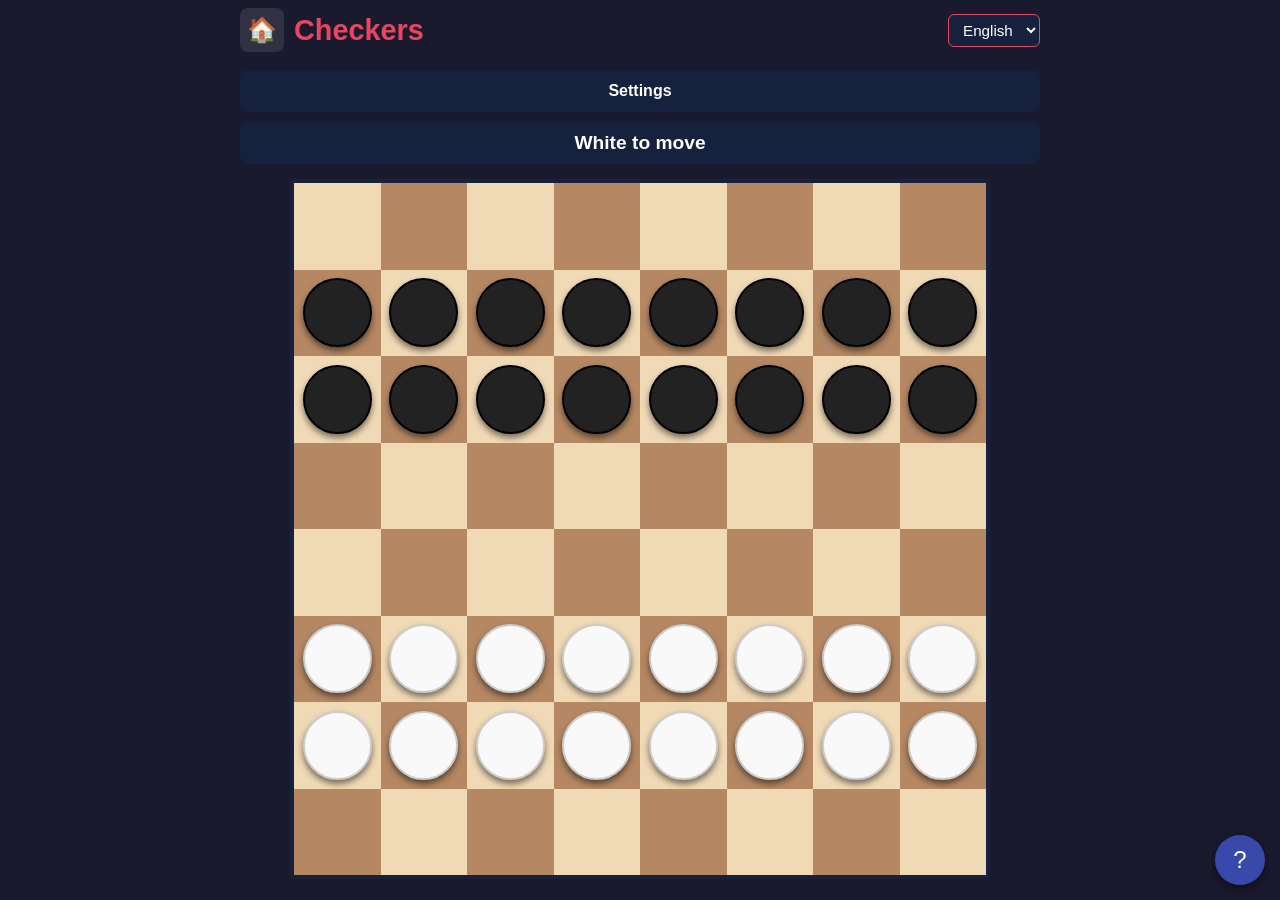
<file: dama/index.html>
<!DOCTYPE html>
<html lang="en">
<head>
    <meta charset="UTF-8">
    <meta name="viewport" content="width=device-width, initial-scale=1.0, maximum-scale=1.0, user-scalable=no">
    <title>Checkers &amp; Turkish Dama — Play Free, No Ads | Dama Oyna Ücretsiz</title>
    <meta name="description" content="Play Turkish Dama and International Checkers free in your browser. Two players on one device, undo moves, works offline. No ads, no downloads. | Ücretsiz dama oyna: Türk daması ve uluslararası dama, reklamsız, çevrimdışı.">
    <meta name="keywords" content="dama, dama oyna, türk daması, ücretsiz dama, checkers, draughts, international checkers, turkish checkers, 2 player checkers, offline board game">
    <meta name="author" content="Çağan Çalıdağ">
    <meta name="robots" content="index, follow, max-image-preview:large">
    <meta name="theme-color" content="#1a1a2e">
    <link rel="canonical" href="https://games.cagancalidag.com/dama/">
    <meta property="og:type" content="website">
    <meta property="og:site_name" content="Game Hub">
    <meta property="og:title" content="Checkers &amp; Turkish Dama — Play Free, No Ads">
    <meta property="og:description" content="Turkish Dama and International Checkers for two players in your browser. Undo, offline support, no ads.">
    <meta property="og:url" content="https://games.cagancalidag.com/dama/">
    <meta property="og:image" content="https://games.cagancalidag.com/favicon.png">
    <meta property="og:locale" content="en_US">
    <meta property="og:locale:alternate" content="tr_TR">
    <meta name="twitter:card" content="summary">
    <meta name="twitter:title" content="Checkers &amp; Turkish Dama — Play Free, No Ads">
    <meta name="twitter:description" content="Turkish Dama and International Checkers for two players. No ads, works offline.">
    <meta name="twitter:image" content="https://games.cagancalidag.com/favicon.png">
    <script type="application/ld+json">
    {
      "@context": "https://schema.org",
      "@type": "VideoGame",
      "name": "Checkers",
      "alternateName": ["Dama", "Türk Daması", "Draughts"],
      "url": "https://games.cagancalidag.com/dama/",
      "image": "https://games.cagancalidag.com/favicon.png",
      "description": "Free Turkish Dama and International Checkers for two players on one device. Entertainment only — no stakes and no real-money play.",
      "inLanguage": ["en", "tr"],
      "genre": ["Board Game", "Strategy"],
      "gamePlatform": "Web Browser",
      "playMode": "MultiPlayer",
      "numberOfPlayers": { "@type": "QuantitativeValue", "minValue": 2, "maxValue": 2 },
      "applicationCategory": "GameApplication",
      "operatingSystem": "Any",
      "isFamilyFriendly": true,
      "isAccessibleForFree": true,
      "author": { "@type": "Person", "name": "Çağan Çalıdağ" },
      "offers": { "@type": "Offer", "price": "0", "priceCurrency": "USD", "availability": "https://schema.org/InStock" }
    }
    </script>
    <link rel="stylesheet" href="style.css">
    <link rel="manifest" href="/manifest.json">
    <link rel="apple-touch-icon" href="/apple-touch-icon.png">
    <link rel="icon" type="image/png" href="/favicon.png">
</head>
<body>
    <div class="app-container">
        <header>
            <div class="header-left">
                <a href="/" class="global-hub-btn">🏠</a>
                <h1 id="ui-title">Checkers</h1>
            </div>
            <select id="langPicker"><option value="en">English</option><option value="tr">Türkçe</option></select>
        </header>

        <details class="mobile-details" id="settingsDetails">
            <summary id="ui-controls">Settings & Controls</summary>
            <div class="control-panel">
                <div class="tabs">
                    <button id="tab-tr" class="active" onclick="switchMode('tr')">Turkish Dama</button>
                    <button id="tab-int" onclick="switchMode('int')">International</button>
                </div>
                <div style="display:flex; gap:10px; width:100%;">
                    <button id="btn-undo" class="btn">Undo Move</button>
                    <button id="btn-new" class="btn">New Game</button>
                    <button id="btn-del" class="btn danger">Delete Data</button>
                </div>
            </div>
        </details>

        <div id="status-bar" class="status-bar">White to move</div>
        
        <div class="board-wrapper" style="position: relative;">
            <div id="board" class="board"></div>
            <div id="game-over-overlay" class="game-over-overlay"></div>
        </div>
        
        <button id="btn-rules" class="fab-rules" onclick="document.getElementById('rulesModal').style.display='flex'">?</button>
    </div>

    <div id="rulesModal" class="modal">
        <div class="modal-content">
            <span class="close-btn" onclick="document.getElementById('rulesModal').style.display='none'">&times;</span>
            <h2 id="ui-rules-title">Rules</h2>
            <div id="rules-text"></div>
        </div>
    </div>
    <script src="script.js"></script>
    <script src="/sw-register.js"></script>
</body>
</html>
</file>
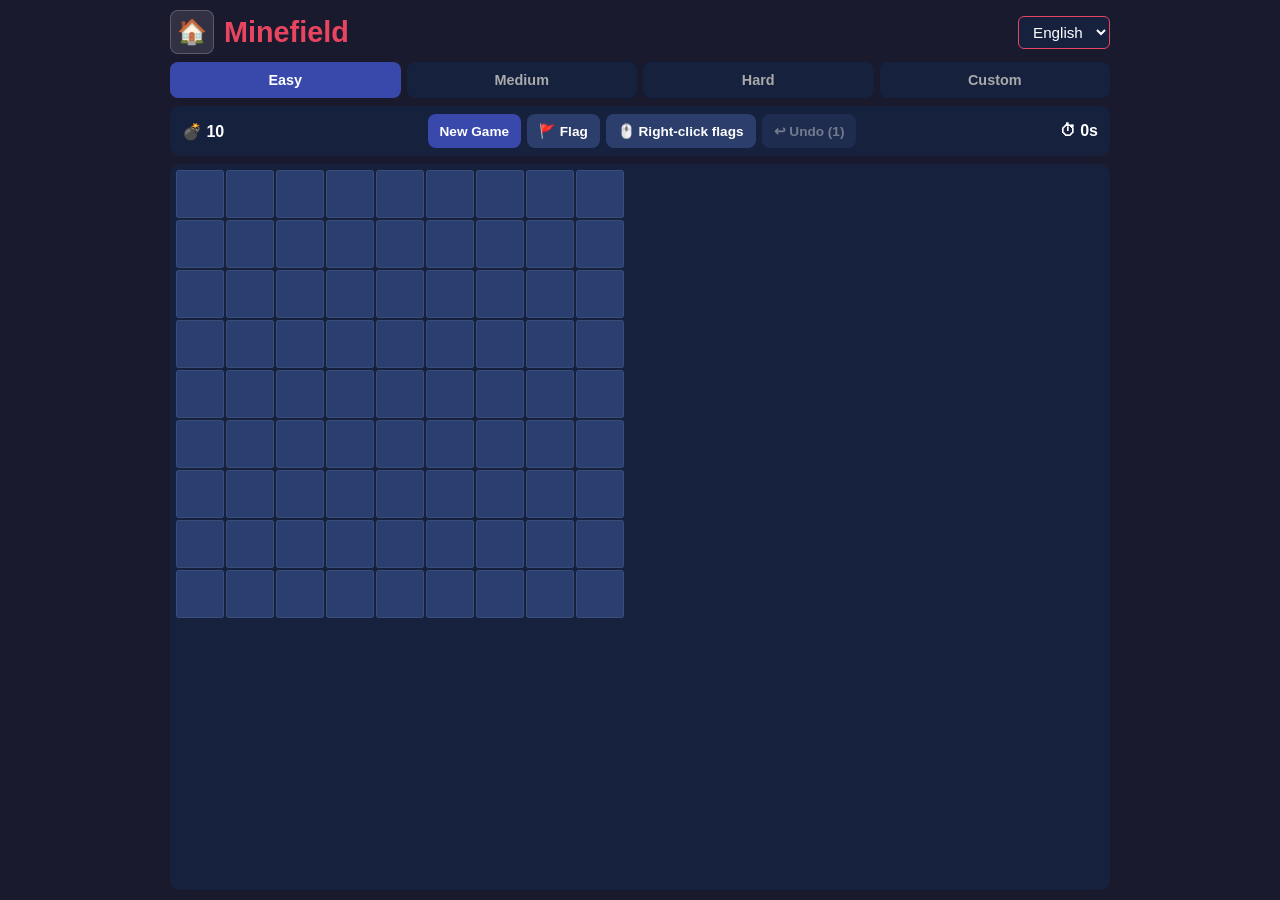
<file: minefield/index.html>
<!DOCTYPE html>
<html lang="en">
<head>
    <meta charset="UTF-8">
    <meta name="viewport" content="width=device-width, initial-scale=1.0, maximum-scale=1.0, user-scalable=no">
    <title>Minefield — Free Minesweeper Online, No Ads | Mayın Tarlası Oyna</title>
    <meta name="description" content="Play free Minesweeper in your browser: easy, medium, hard or a fully custom grid. Flags, timer, offline support, no ads and no sign-up. | Ücretsiz mayın tarlası oyna: kolay, orta, zor ve özel tahta boyutları, reklamsız.">
    <meta name="keywords" content="minesweeper, minefield, play minesweeper online, free minesweeper, mayın tarlası, mayın tarlası oyna, ücretsiz oyun, puzzle game, offline game, custom grid minesweeper">
    <meta name="author" content="Çağan Çalıdağ">
    <meta name="robots" content="index, follow, max-image-preview:large">
    <meta name="theme-color" content="#1a1a2e">
    <link rel="canonical" href="https://games.cagancalidag.com/minefield/">
    <meta property="og:type" content="website">
    <meta property="og:site_name" content="Game Hub">
    <meta property="og:title" content="Minefield — Free Minesweeper Online, No Ads">
    <meta property="og:description" content="Classic Minesweeper with easy, medium, hard and custom grids. No ads, no sign-up, works offline.">
    <meta property="og:url" content="https://games.cagancalidag.com/minefield/">
    <meta property="og:image" content="https://games.cagancalidag.com/favicon.png">
    <meta property="og:locale" content="en_US">
    <meta property="og:locale:alternate" content="tr_TR">
    <meta name="twitter:card" content="summary">
    <meta name="twitter:title" content="Minefield — Free Minesweeper Online, No Ads">
    <meta name="twitter:description" content="Classic Minesweeper with easy, medium, hard and custom grids. No ads, works offline.">
    <meta name="twitter:image" content="https://games.cagancalidag.com/favicon.png">
    <script type="application/ld+json">
    {
      "@context": "https://schema.org",
      "@type": "VideoGame",
      "name": "Minefield",
      "alternateName": ["Minesweeper", "Mayın Tarlası"],
      "url": "https://games.cagancalidag.com/minefield/",
      "image": "https://games.cagancalidag.com/favicon.png",
      "description": "Free Minesweeper with easy, medium, hard and custom board sizes, flagging and a timer. Entertainment only — no stakes and no real-money play.",
      "inLanguage": ["en", "tr"],
      "genre": ["Puzzle", "Logic"],
      "gamePlatform": "Web Browser",
      "playMode": "SinglePlayer",
      "applicationCategory": "GameApplication",
      "operatingSystem": "Any",
      "isFamilyFriendly": true,
      "isAccessibleForFree": true,
      "author": { "@type": "Person", "name": "Çağan Çalıdağ" },
      "offers": { "@type": "Offer", "price": "0", "priceCurrency": "USD", "availability": "https://schema.org/InStock" }
    }
    </script>
    <link rel="stylesheet" href="style.css">
    <link rel="manifest" href="/manifest.json">
    <link rel="apple-touch-icon" href="/apple-touch-icon.png">
    <link rel="icon" type="image/png" href="/favicon.png">
    <meta name="mobile-web-app-capable" content="yes">
    <meta name="apple-mobile-web-app-capable" content="yes">
    <meta name="apple-mobile-web-app-status-bar-style" content="black-translucent">
</head>
<body>
    <div class="app-container">
        <header>
            <div class="header-left">
                <a href="/" class="global-hub-btn" aria-label="Home">🏠</a>
                <h1 id="ui-title">Minefield</h1>
            </div>
            <select id="langPicker">
                <option value="en">English</option>
                <option value="tr">Türkçe</option>
            </select>
        </header>

        <div class="controls-bar">
            <div class="preset-tabs">
                <button class="preset-btn active" data-preset="easy" id="btn-easy">Easy</button>
                <button class="preset-btn" data-preset="medium" id="btn-medium">Medium</button>
                <button class="preset-btn" data-preset="hard" id="btn-hard">Hard</button>
                <button class="preset-btn" data-preset="custom" id="btn-custom">Custom</button>
            </div>
        </div>

        <!-- Custom settings (hidden unless custom preset selected) -->
        <div id="custom-panel" class="custom-panel" style="display:none;">
            <div class="custom-row">
                <label id="lbl-rows">Rows:</label>
                <input type="range" id="inp-rows" min="5" max="24" value="10">
                <span id="val-rows">10</span>
            </div>
            <div class="custom-row">
                <label id="lbl-cols">Cols:</label>
                <input type="range" id="inp-cols" min="5" max="30" value="10">
                <span id="val-cols">10</span>
            </div>
            <div class="custom-row">
                <label id="lbl-mines">Mines:</label>
                <input type="range" id="inp-mines" min="1" max="35" value="15">
                <span id="val-mines">15</span>
            </div>
            <button id="btn-apply" class="btn">Apply</button>
        </div>

        <div class="status-bar">
            <span>💣 <span id="mines-left">0</span></span>
            <div class="action-btns">
                <button id="btn-new" class="btn">New Game</button>
                <button id="btn-flag" class="btn secondary">🚩 Flag</button>
                <button id="btn-rightclick-flag" class="btn secondary desktop-only">🖱️ Right-click flags</button>
                <button id="btn-undo" class="btn secondary" disabled>↩ Undo (1)</button>
            </div>
            <span>⏱ <span id="timer">0</span>s</span>
        </div>

        <div class="board-scroll-outer" id="board-scroll-outer">
            <div class="board-scroll-inner" id="board-scroll-inner">
                <div id="mine-board" class="mine-board"></div>
            </div>
        </div>
    </div>

    <!-- Win Modal -->
    <div id="winModal" class="modal">
        <div class="modal-content">
            <h2 id="win-title">You Win! 🎉</h2>
            <p id="win-msg">All mines cleared!</p>
            <div class="modal-btns" style="margin-top:1rem;">
                <button id="btn-new-win" class="btn" style="width:100%;">New Game</button>
            </div>
        </div>
    </div>

    <!-- Lose Modal -->
    <div id="loseModal" class="modal">
        <div class="modal-content">
            <h2 id="lose-title">💥 Boom!</h2>
            <p id="lose-msg">You hit a mine.</p>
            <div class="modal-btns">
                <button id="btn-undo-lose" class="btn secondary">↩ Undo (1)</button>
                <button id="btn-new-lose" class="btn">New Game</button>
            </div>
            <div class="modal-btns" style="margin-top:8px; display:none;" id="continue-lose-row">
                <button id="btn-continue-lose" class="btn secondary" style="width:100%;">Continue Anyway</button>
            </div>
        </div>
    </div>

    <script src="script.js"></script>
    <script src="/sw-register.js"></script>
</body>
</html>
</file>
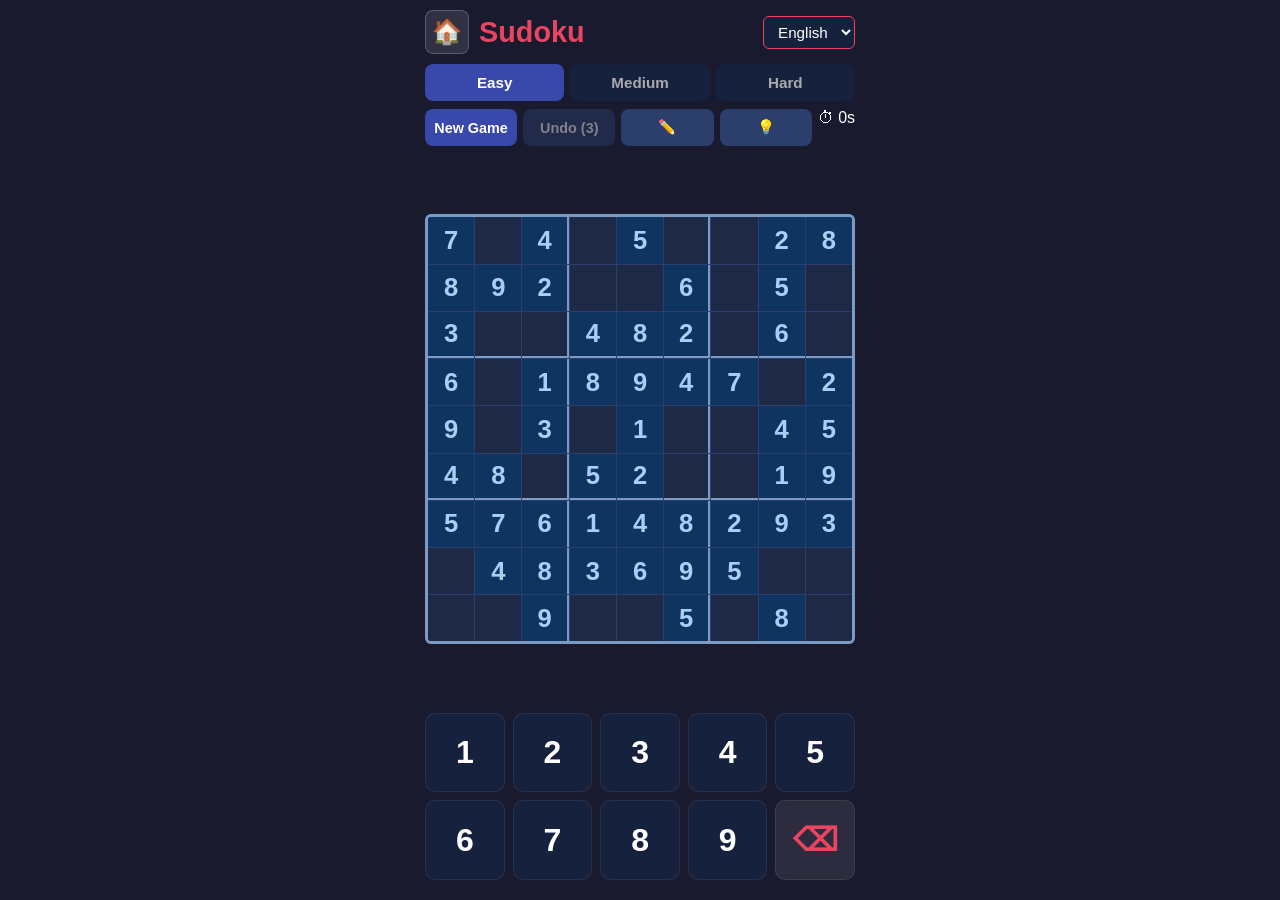
<file: sudoku/index.html>
<!DOCTYPE html>
<html lang="en">
<head>
    <meta charset="UTF-8">
    <meta name="viewport" content="width=device-width, initial-scale=1.0">
    <title>Sudoku — Free Online Puzzles, No Ads | Ücretsiz Sudoku Oyna</title>
    <meta name="description" content="Play free Sudoku in your browser with easy, medium and hard puzzles, pencil notes, hints, undo and a timer. No ads, no sign-up, works offline. | Ücretsiz sudoku oyna: kolay, orta ve zor seviyeler, not alma ve ipucu, reklamsız.">
    <meta name="keywords" content="sudoku, play sudoku online, free sudoku, sudoku oyna, ücretsiz sudoku, sudoku bulmaca, number puzzle, logic puzzle, offline sudoku, easy medium hard sudoku">
    <meta name="author" content="Çağan Çalıdağ">
    <meta name="robots" content="index, follow, max-image-preview:large">
    <meta name="theme-color" content="#1a1a2e">
    <link rel="canonical" href="https://games.cagancalidag.com/sudoku/">
    <meta property="og:type" content="website">
    <meta property="og:site_name" content="Game Hub">
    <meta property="og:title" content="Sudoku — Free Online Puzzles, No Ads">
    <meta property="og:description" content="Easy, medium and hard Sudoku with notes, hints, undo and a timer. No ads, no sign-up, works offline.">
    <meta property="og:url" content="https://games.cagancalidag.com/sudoku/">
    <meta property="og:image" content="https://games.cagancalidag.com/favicon.png">
    <meta property="og:locale" content="en_US">
    <meta property="og:locale:alternate" content="tr_TR">
    <meta name="twitter:card" content="summary">
    <meta name="twitter:title" content="Sudoku — Free Online Puzzles, No Ads">
    <meta name="twitter:description" content="Easy, medium and hard Sudoku with notes, hints and undo. No ads, works offline.">
    <meta name="twitter:image" content="https://games.cagancalidag.com/favicon.png">
    <script type="application/ld+json">
    {
      "@context": "https://schema.org",
      "@type": "VideoGame",
      "name": "Sudoku",
      "url": "https://games.cagancalidag.com/sudoku/",
      "image": "https://games.cagancalidag.com/favicon.png",
      "description": "Free Sudoku puzzles in three difficulty levels with pencil notes, smart annotations, undo and a timer. Entertainment only — no stakes and no real-money play.",
      "inLanguage": ["en", "tr"],
      "genre": ["Puzzle", "Logic"],
      "gamePlatform": "Web Browser",
      "playMode": "SinglePlayer",
      "applicationCategory": "GameApplication",
      "operatingSystem": "Any",
      "isFamilyFriendly": true,
      "isAccessibleForFree": true,
      "author": { "@type": "Person", "name": "Çağan Çalıdağ" },
      "offers": { "@type": "Offer", "price": "0", "priceCurrency": "USD", "availability": "https://schema.org/InStock" }
    }
    </script>
    <link rel="stylesheet" href="style.css">
    <link rel="manifest" href="/manifest.json">
    <link rel="apple-touch-icon" href="/apple-touch-icon.png">
    <link rel="icon" type="image/png" href="/favicon.png">
    <meta name="mobile-web-app-capable" content="yes">
    <meta name="apple-mobile-web-app-capable" content="yes">
    <meta name="apple-mobile-web-app-status-bar-style" content="black-translucent">
</head>
<body>
    <div class="app-container">
        <header>
            <div class="header-left">
                <a href="/" class="global-hub-btn" aria-label="Home">🏠</a>
                <h1 id="ui-title">Sudoku</h1>
            </div>
            <select id="langPicker">
                <option value="en">English</option>
                <option value="tr">Türkçe</option>
            </select>
        </header>

        <div class="controls-bar">
            <div class="difficulty-tabs">
                <button class="diff-btn active" data-diff="easy" id="btn-easy">Easy</button>
                <button class="diff-btn" data-diff="medium" id="btn-medium">Medium</button>
                <button class="diff-btn" data-diff="hard" id="btn-hard">Hard</button>
            </div>
            <div class="action-btns">
                <button id="btn-new" class="btn">New Game</button>
                <button id="btn-undo" class="btn secondary" disabled>Undo (3)</button>
                <button id="btn-note" class="btn secondary" title="Note Mode">✏️</button>
                <button id="btn-smart" class="btn secondary" title="Smart Annotations">💡</button>
                <span id="sudoku-timer" class="timer-display">⏱ 0s</span>
            </div>
        </div>

        <div class="board-wrapper">
            <div id="sudoku-board" class="sudoku-board"></div>
        </div>

        <div class="numpad" id="numpad">
            <button class="num-btn" data-num="1">1</button>
            <button class="num-btn" data-num="2">2</button>
            <button class="num-btn" data-num="3">3</button>
            <button class="num-btn" data-num="4">4</button>
            <button class="num-btn" data-num="5">5</button>
            <button class="num-btn" data-num="6">6</button>
            <button class="num-btn" data-num="7">7</button>
            <button class="num-btn" data-num="8">8</button>
            <button class="num-btn" data-num="9">9</button>
            <button class="num-btn erase-btn" data-num="0">⌫</button>
        </div>
    </div>

    <!-- Wrong Move Modal -->
    <div id="wrongModal" class="modal">
        <div class="modal-content">
            <h2 id="wrong-title">Wrong Number!</h2>
            <p id="wrong-msg">Please undo your move to continue.</p>
            <p id="wrong-undos" style="font-weight:bold; margin-bottom:1rem;"></p>
            <div class="modal-btns">
                <button id="btn-undo-modal" class="btn">Undo</button>
                <button id="btn-new-wrong" class="btn danger">New Game</button>
            </div>
        </div>
    </div>

    <!-- Win Modal -->
    <div id="winModal" class="modal">
        <div class="modal-content">
            <h2 id="win-title">Congratulations!</h2>
            <p id="win-msg">You solved the puzzle!</p>
            <button id="btn-new-win" class="btn" style="width:100%; margin-top:1rem;">New Game</button>
        </div>
    </div>

    <!-- Out of Undos Modal -->
    <div id="noUndoModal" class="modal">
        <div class="modal-content">
            <h2 id="noundo-title">No More Undos!</h2>
            <p id="noundo-msg">You've used all your undo rights. Keep going — you can do it!</p>
            <div class="modal-btns" style="margin-top:1rem;">
                <button id="btn-continue-noundo" class="btn secondary">Continue Anyway</button>
                <button id="btn-new-noundo" class="btn">New Game</button>
            </div>
        </div>
    </div>

    <script src="script.js"></script>
    <script src="/sw-register.js"></script>
</body>
</html>
</file>
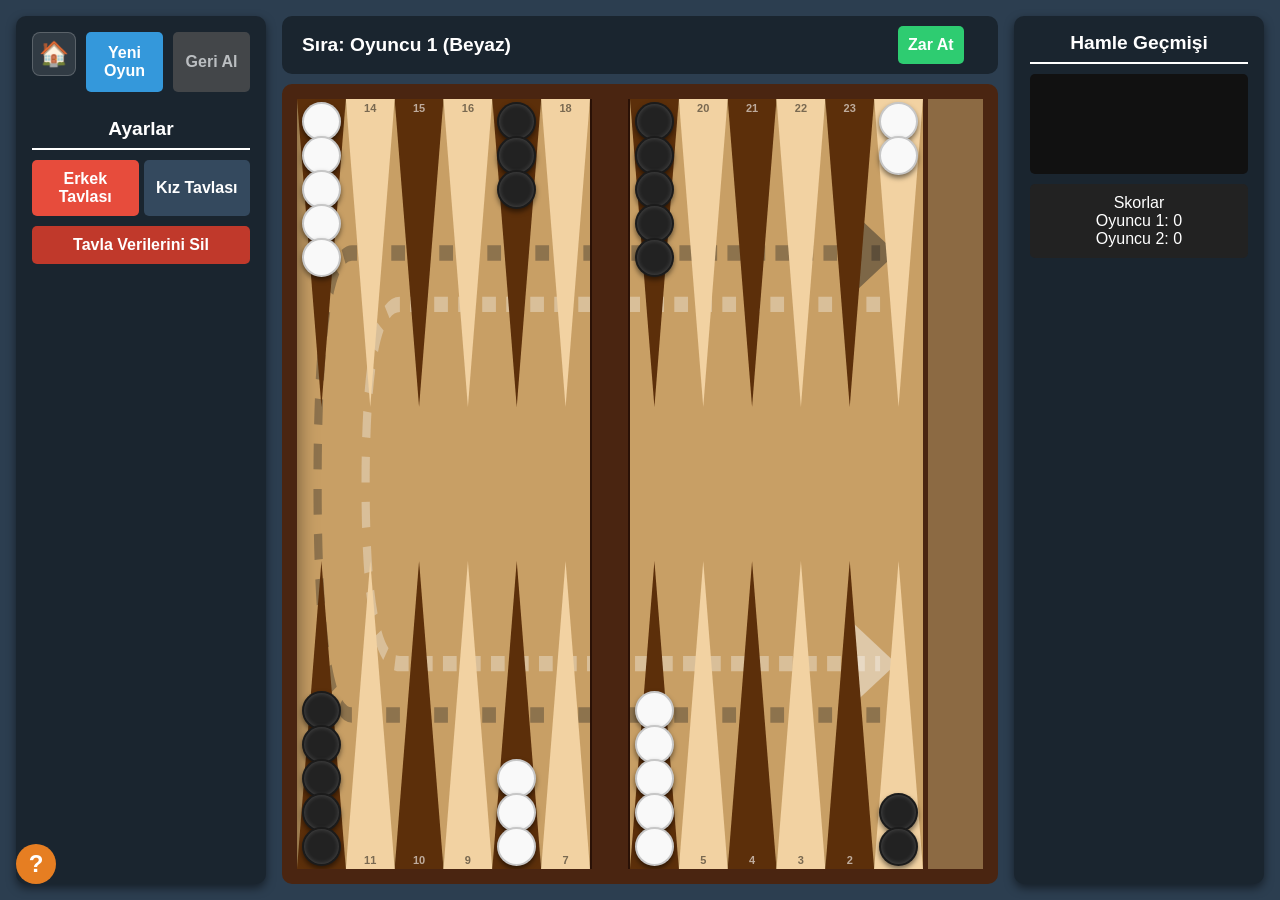
<file: tavla/index.html>
<!DOCTYPE html>
<html lang="tr">
<head>
    <meta charset="UTF-8">
    <meta name="viewport" content="width=device-width, initial-scale=1.0, maximum-scale=1.0, user-scalable=no">
    <title>Türk Tavlası — Tek Cihazda Ücretsiz Tavla | Offline Backgammon</title>
    <meta name="description" content="Aynı cihazda karşılıklı oynanan ücretsiz Türk tavlası. Erkek ve kız tavlası modları, internet gerekmez, reklamsız ve indirmeden. Arkadaşınla uzaktan oynamak için Tavla Online sayfasına bakın. | Free offline Turkish backgammon for two players sharing one device — no internet needed.">
    <meta name="keywords" content="tavla, türk tavlası, tavla oyna, ücretsiz tavla, çevrimdışı tavla, internetsiz tavla, tek cihazda tavla, iki kişilik tavla, erkek tavlası, kız tavlası, offline backgammon, pass and play backgammon">
    <meta name="author" content="Çağan Çalıdağ">
    <meta name="robots" content="index, follow, max-image-preview:large">
    <meta name="theme-color" content="#1a1a2e">
    <link rel="canonical" href="https://games.cagancalidag.com/tavla/">
    <meta property="og:type" content="website">
    <meta property="og:site_name" content="Game Hub">
    <meta property="og:title" content="Türk Tavlası — Tek Cihazda Ücretsiz Tavla">
    <meta property="og:description" content="Erkek ve kız tavlası modlarıyla ücretsiz, reklamsız tavla. Aynı cihazda karşılıklı oynayın, internet gerekmez.">
    <meta property="og:url" content="https://games.cagancalidag.com/tavla/">
    <meta property="og:image" content="https://games.cagancalidag.com/favicon.png">
    <meta property="og:locale" content="tr_TR">
    <meta property="og:locale:alternate" content="en_US">
    <meta name="twitter:card" content="summary">
    <meta name="twitter:title" content="Türk Tavlası — Tek Cihazda Ücretsiz Tavla">
    <meta name="twitter:description" content="Erkek ve kız tavlası modlarıyla ücretsiz, reklamsız tavla. İnternet gerekmez.">
    <meta name="twitter:image" content="https://games.cagancalidag.com/favicon.png">
    <script type="application/ld+json">
    {
      "@context": "https://schema.org",
      "@type": "VideoGame",
      "name": "Türk Tavlası",
      "alternateName": ["Tavla", "Turkish Backgammon"],
      "url": "https://games.cagancalidag.com/tavla/",
      "image": "https://games.cagancalidag.com/favicon.png",
      "description": "Free offline Turkish backgammon (tavla) for two players sharing a single device, with Erkek and Kız Tavlası rule sets. No internet connection required. Entertainment only — no betting, no stakes and no real-money play.",
      "isRelatedTo": { "@type": "VideoGame", "name": "Tavla Online", "url": "https://games.cagancalidag.com/online/tavla/" },
      "inLanguage": "tr",
      "genre": ["Board Game", "Strategy"],
      "gamePlatform": "Web Browser",
      "playMode": "MultiPlayer",
      "numberOfPlayers": { "@type": "QuantitativeValue", "minValue": 2, "maxValue": 2 },
      "applicationCategory": "GameApplication",
      "operatingSystem": "Any",
      "isFamilyFriendly": true,
      "isAccessibleForFree": true,
      "author": { "@type": "Person", "name": "Çağan Çalıdağ" },
      "offers": { "@type": "Offer", "price": "0", "priceCurrency": "USD", "availability": "https://schema.org/InStock" }
    }
    </script>
    <link rel="stylesheet" href="style.css">
    
    <link rel="manifest" href="/manifest.json">
    <link rel="apple-touch-icon" href="/apple-touch-icon.png">
    <link rel="icon" type="image/png" href="/favicon.png">
    <meta name="apple-mobile-web-app-capable" content="yes">
    <meta name="mobile-web-app-capable" content="yes">
    <meta name="apple-mobile-web-app-status-bar-style" content="black-translucent">
</head>
<body>
    <div id="landscapeWarning" class="landscape-warning">
        <div class="warning-content">
            <h2>Lütfen Cihazınızı Çevirin</h2>
            <p>Bu oyun küçük ekranlarda dikey (portrait) modda oynanmak üzere tasarlanmıştır.</p>
        </div>
    </div>

    <div class="app-container">
        <div class="panel left-panel">
            <div class="mobile-flex-row">
                <a href="/" class="global-hub-btn" aria-label="Ana Sayfa">🏠</a>
                <button id="btnNewGame" class="action-btn">Yeni Oyun</button>
                <button id="btnUndo" class="action-btn" disabled>Geri Al</button>
            </div>
            
            <details class="mobile-details" id="settingsDetails">
                <summary>Ayarlar & Kurallar</summary>
                <div class="details-content">
                    <h2>Ayarlar</h2>
                    <div class="mode-selectors">
                        <button id="btnErkek" class="active">Erkek Tavlası</button>
                        <button id="btnKiz">Kız Tavlası</button>
                    </div>
                    <button id="btnResetDB" class="danger-btn">Tavla Verilerini Sil</button>
                </div>
            </details>
            <div id="rulesIcon" class="rules-btn">?</div>
        </div>

        <div class="board-container">
            <div class="status-bar">
                <div id="turnIndicator">Sıra: Oyuncu 1 (Beyaz)</div>
                <div id="diceArea">
                    <button id="btnRoll" class="action-btn highlight">Zar At</button>
                    <div id="diceDisplay" class="dice-display"></div>
                </div>
            </div>
            
            <div class="tavla-board" id="board">
                <svg class="direction-arrows" viewBox="0 0 1000 600" preserveAspectRatio="none">
                    <defs>
                        <marker id="arrowWhite" viewBox="0 0 15 15" refX="10" refY="7.5" markerWidth="6" markerHeight="6" orient="auto">
                            <path d="M 0 0 L 15 7.5 L 0 15 z" fill="rgba(249, 249, 249, 0.45)" />
                        </marker>
                        <marker id="arrowBlack" viewBox="0 0 15 15" refX="10" refY="7.5" markerWidth="6" markerHeight="6" orient="auto">
                            <path d="M 0 0 L 15 7.5 L 0 15 z" fill="rgba(34, 34, 34, 0.45)" />
                        </marker>
                    </defs>
                    <path d="M 850 160 L 150 160 Q 100 160 100 300 Q 100 440 150 440 L 850 440" 
                          fill="none" stroke="rgba(249, 249, 249, 0.35)" stroke-width="12" stroke-dasharray="20, 15" marker-end="url(#arrowWhite)"/>
                    <path d="M 850 480 L 80 480 Q 30 480 30 300 Q 30 120 80 120 L 850 120" 
                          fill="none" stroke="rgba(34, 34, 34, 0.35)" stroke-width="12" stroke-dasharray="20, 15" marker-end="url(#arrowBlack)"/>
                </svg>

                <div class="board-half left-half">
                    <div class="row top-row" id="quad-tl"></div>
                    <div class="row bottom-row" id="quad-bl"></div>
                </div>
                
                <div class="board-bar" id="bar">
                    <div class="bar-top" id="bar-p1"></div>
                    <div class="bar-bottom" id="bar-p2"></div>
                </div>
                
                <div class="board-half right-half">
                    <div class="row top-row" id="quad-tr"></div>
                    <div class="row bottom-row" id="quad-br"></div>
                </div>

                <div class="bear-off-zone" id="bear-off">
                    <div class="bear-off-top" id="off-p2"></div>
                    <div class="bear-off-bottom" id="off-p1"></div>
                </div>
            </div>
        </div>

        <div class="panel right-panel">
            <details class="mobile-details" id="historyDetails">
                <summary>Skor & Hamle Geçmişi</summary>
                <div class="details-content history-flex">
                    <h2>Hamle Geçmişi</h2>
                    <div id="historyLog" class="history-log"></div>
                    <div id="scoreBoard">
                        <p>Skorlar</p>
                        <p>Oyuncu 1: <span id="scoreP1">0</span></p>
                        <p>Oyuncu 2: <span id="scoreP2">0</span></p>
                    </div>
                </div>
            </details>
        </div>
    </div>

    <!-- Win Modal -->
    <div id="winModal" class="modal">
        <div class="modal-content">
            <h2 id="winModalTitle">Oyuncu 1 Kazandı!</h2>
            <p id="winModalMsg">Tebrikler!</p>
            <button class="btn-next" id="btnNextGame">Sonraki Oyun</button>
        </div>
    </div>

    <div id="rulesModal" class="modal">
        <div class="modal-content">
            <span class="close-btn">&times;</span>
            <h2>Tavla Kuralları</h2>
            <div class="rules-text">
                <h3>Erkek Tavlası</h3>
                <ul>
                    <li><strong>Hedef:</strong> Tüm pulları kendi evine getirip toplamak.</li>
                    <li><strong>Zarlar:</strong> İki zar atılır. Gelen sayılar kadar hamle yapılır. Çift gelirse 4 kez oynanır.</li>
                    <li><strong>Kırmak:</strong> Rakibin tek pulunun (blot) olduğu haneye inerseniz onu kırarsınız.</li>
                    <li><strong>Bar:</strong> Barda pulunuz varsa oradan girmeden hamle yapamazsınız.</li>
                    <li><strong>Kapı:</strong> 2 veya daha fazla rakip pul varsa kırılamaz, inilemez.</li>
                    <li><strong>Mars:</strong> Tüm pulları toplayıp rakibe toplatmazsanız 2 puan, rakibin pulu evinizde veya barda kalırsa Katmerli Mars (3 puan). Normal kazanç 1 puandır.</li>
                </ul>
                <h3>Kız Tavlası</h3>
                <ul>
                    <li>Erkek tavlasından farklı olarak <strong>Kırma Yoktur</strong> ve <strong>Kapı Alma Yoktur</strong>.</li>
                    <li>İstediğiniz haneye inebilirsiniz. Hızlı toplayan kazanır.</li>
                </ul>
            </div>
        </div>
    </div>

    <script src="script.js"></script>
    <script src="/sw-register.js"></script>
</body>
</html>
</file>
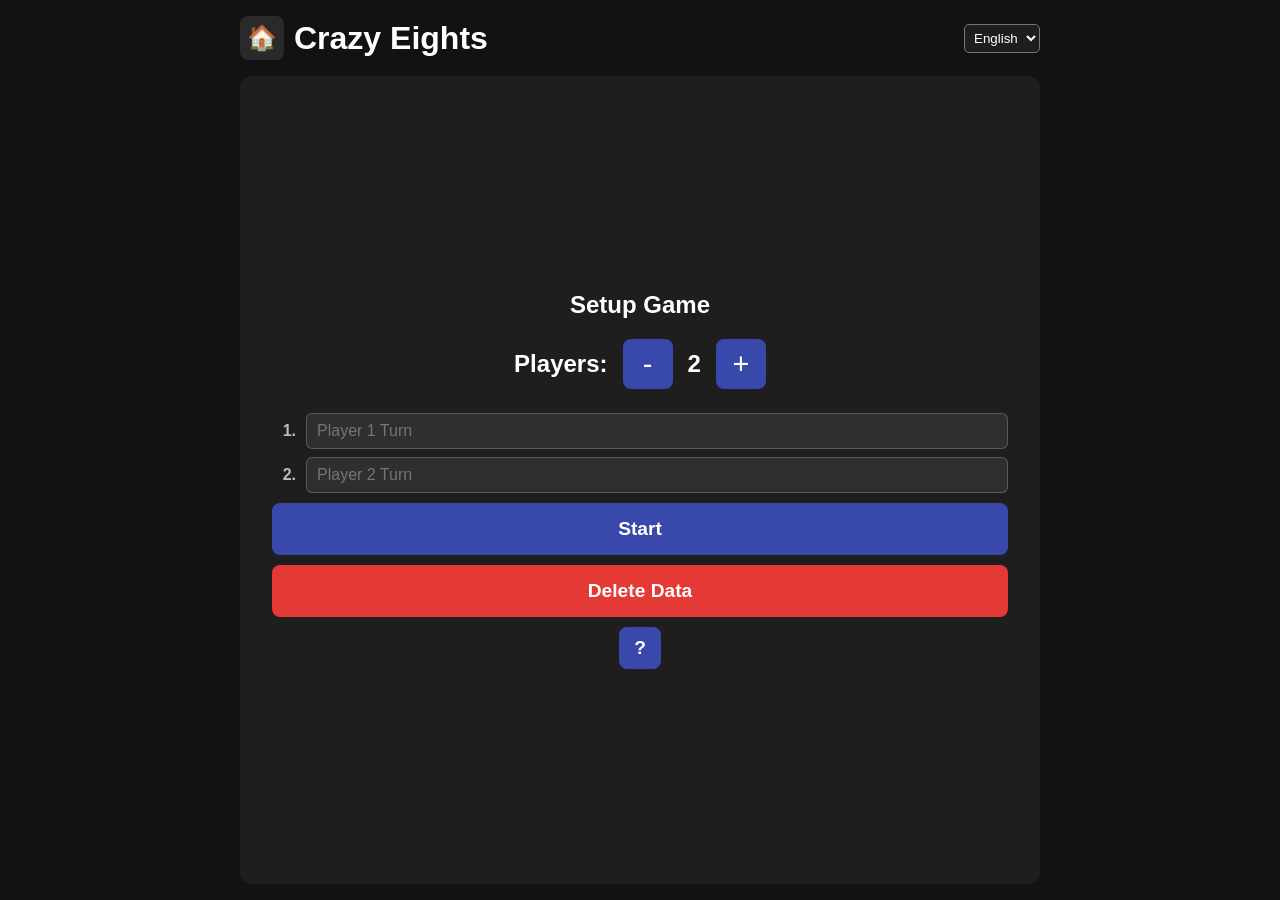
<file: uno/index.html>
<!DOCTYPE html>
<html lang="en">
<head>
    <meta charset="UTF-8">
    <meta name="viewport" content="width=device-width, initial-scale=1.0">
    <title>Moved — Crazy Eights</title>

    <!-- The card game formerly at this path is now at /crazy-eights/.
         This stub only exists so old bookmarks, shared links and cached PWA
         routes keep working. It is deliberately not indexed. -->
    <meta name="robots" content="noindex, nofollow">
    <link rel="canonical" href="https://games.cagancalidag.com/crazy-eights/">
    <meta http-equiv="refresh" content="0; url=/crazy-eights/">
    <script>location.replace('/crazy-eights/');</script>

    <style>
        body { background:#1a1a2e; color:#fff; font-family:'Segoe UI',Tahoma,sans-serif;
               min-height:100dvh; display:flex; align-items:center; justify-content:center;
               text-align:center; padding:2rem; margin:0; }
        a { color:#e94560; }
    </style>
</head>
<body>
    <p>This game is now at <a href="/crazy-eights/">/crazy-eights/</a>. Redirecting…</p>
</body>
</html>
</file>
<file: casus-kim/style.css>
:root {
    --bg-dark: #121212;
    --card-bg: #1e1e1e;
    --text-main: #ffffff;
    --text-muted: #aaaaaa;
    --primary: #3949ab;
    --primary-hover: #303f9f;
    --danger: #e53935;
    --danger-hover: #c62828;
    --secondary: #424242;
    --secondary-hover: #616161;
}

* { box-sizing: border-box; margin: 0; padding: 0; font-family: -apple-system, BlinkMacSystemFont, "Segoe UI", Roboto, Helvetica, Arial, sans-serif; user-select: none; }
body { background-color: var(--bg-dark); color: var(--text-main); height: 100dvh; width: 100vw; display: flex; flex-direction: column; overflow: hidden; }

.app-container { flex: 1; display: flex; flex-direction: column; padding: env(safe-area-inset-top) 1rem env(safe-area-inset-bottom) 1rem; max-width: 600px; margin: 0 auto; width: 100%; }

header { display: flex; justify-content: space-between; align-items: center; padding: 1rem 0; margin-bottom: 1rem; }
header h1 { font-size: 1.5rem; }
select { background: var(--card-bg); color: var(--text-main); border: 1px solid var(--secondary); padding: 5px 10px; border-radius: 5px; font-size: 1rem; outline: none; }

.screen { display: none; flex: 1; flex-direction: column; }
.screen.active { display: flex; }

.card { background: var(--card-bg); border-radius: 12px; padding: 2rem; display: flex; flex-direction: column; gap: 1.5rem; box-shadow: 0 4px 15px rgba(0,0,0,0.5); }
.center-content { text-align: center; justify-content: center; align-items: center; flex: 1; }

/* Controls */
.control-group { display: flex; flex-direction: column; gap: 0.5rem; }
.control-group label { font-size: 1.2rem; font-weight: bold; }
.stepper { display: flex; align-items: center; justify-content: space-between; background: var(--bg-dark); border-radius: 8px; padding: 5px; }
.stepper button { width: 50px; height: 50px; font-size: 1.5rem; background: var(--secondary); color: white; border: none; border-radius: 6px; cursor: pointer; }
.stepper button:active { background: var(--secondary-hover); }
.stepper span { font-size: 1.5rem; font-weight: bold; width: 80px; text-align: center; }
.warning-text { color: var(--danger); font-size: 0.85rem; height: 15px; }

/* Buttons */
button { padding: 15px 20px; font-size: 1.2rem; font-weight: bold; border: none; border-radius: 8px; cursor: pointer; width: 100%; transition: 0.2s; }
.btn-primary { background: var(--primary); color: white; }
.btn-primary:active { background: var(--primary-hover); }
.btn-secondary { background: var(--secondary); color: white; }
.btn-secondary:active { background: var(--secondary-hover); }
.btn-danger { background: var(--danger); color: white; margin-top: auto; }
.btn-danger:active { background: var(--danger-hover); }

.bottom-controls { display: flex; justify-content: space-between; align-items: center; margin-top: auto; gap: 10px; padding-bottom: 1rem; }
.icon-btn { width: 50px; height: 50px; border-radius: 50%; background: var(--secondary); display: flex; justify-content: center; align-items: center; padding: 0; }

/* Gameplay */
.role-box { padding: 2rem; background: var(--bg-dark); border-radius: 10px; margin: 1.5rem 0; border: 2px dashed var(--secondary); }
.role-box.spy { border-color: var(--danger); color: var(--danger); }
.role-box h3 { margin: 10px 0; font-size: 1.5rem; }

.timer-display { font-size: 4rem; font-weight: bold; font-variant-numeric: tabular-nums; color: var(--primary); margin: 2rem 0; }
.timer-display.low { color: var(--danger); animation: pulse 1s infinite; }
@keyframes pulse { 0% { opacity: 1; } 50% { opacity: 0.5; } 100% { opacity: 1; } }
.action-buttons { display: flex; flex-direction: column; gap: 1rem; width: 100%; }

/* Modal */
.modal { display: none; position: fixed; z-index: 100; left: 0; top: 0; width: 100%; height: 100%; background-color: rgba(0,0,0,0.8); justify-content: center; align-items: center; padding: 1rem; }
.modal-content { max-height: 80vh; overflow-y: auto; position: relative; width: 100%; max-width: 500px; }
.close-btn { position: absolute; top: 15px; right: 20px; font-size: 2rem; cursor: pointer; color: var(--text-muted); }
.rules-text { margin-top: 1rem; font-size: 1rem; line-height: 1.5; color: #ddd; }
.rules-text h3 { color: var(--text-main); margin-top: 1rem; margin-bottom: 0.5rem; }
.rules-text ul { margin-left: 20px; margin-bottom: 1rem; }
/* Update header to support the new button */
header { display: flex; justify-content: space-between; align-items: center; padding: 1rem 0; margin-bottom: 1rem; }
.header-left { display: flex; align-items: center; gap: 10px; }
.header-left h1 { font-size: 1.5rem; margin: 0; }
select { background: var(--card-bg); color: var(--text-main); border: 1px solid var(--secondary); padding: 5px 10px; border-radius: 5px; font-size: 1rem; outline: none; }

/* GLOBAL HUB BUTTON */
.global-hub-btn {
    display: flex;
    justify-content: center;
    align-items: center;
    background: rgba(255, 255, 255, 0.1);
    border: 1px solid rgba(255,255,255,0.2);
    text-decoration: none;
    font-size: 1.5rem;
    width: 44px; /* Touch friendly width */
    height: 44px;
    border-radius: 8px;
    transition: transform 0.2s, background 0.2s;
    flex-shrink: 0;
}
.global-hub-btn:active {
    transform: scale(0.9);
    background: rgba(255, 255, 255, 0.3);
}
</file>
<file: chess/style.css>
:root { --bg-dark: #1a1a2e; --card-bg: #16213e; --text-main: #fff; --white-sq: #f0d9b5; --black-sq: #b58863; --highlight: rgba(155, 199, 0, 0.5); --primary: #3949ab; --danger: #e53935; --accent: #e94560; }
* { box-sizing: border-box; margin: 0; padding: 0; font-family: 'Segoe UI', sans-serif; user-select: none; }
body { background: var(--bg-dark); color: var(--text-main); height: 100dvh; display: flex; flex-direction: column; overflow: hidden; padding: env(safe-area-inset-top) 1rem 1rem; touch-action: manipulation; }
.app-container { max-width: 800px; width: 100%; margin: 0 auto; display: flex; flex-direction: column; height: 100%; gap: 10px; }
header { display: flex; justify-content: space-between; align-items: center; padding: 0.5rem 0; flex-shrink: 0; }
.header-left { display: flex; align-items: center; gap: 10px; }
.global-hub-btn { display: flex; align-items: center; justify-content: center; width: 44px; height: 44px; background: rgba(255,255,255,0.1); border-radius: 8px; text-decoration: none; font-size: 1.5rem; }
select { background: var(--card-bg); color: #fff; padding: 6px 10px; border-radius: 6px; border: 1px solid var(--accent); font-size: 0.95rem; outline: none; touch-action: manipulation; }
h1 { font-size: 1.8rem; color: var(--accent); }

/* Collapsible Details */
details.mobile-details { width: 100%; background: var(--card-bg); border-radius: 8px; flex-shrink: 0; }
details.mobile-details summary { padding: 12px; font-weight: bold; text-align: center; cursor: pointer; outline: none; list-style: none; touch-action: manipulation; }
details.mobile-details summary::-webkit-details-marker { display: none; }
details.mobile-details[open] summary { border-bottom: 1px solid rgba(255,255,255,0.1); }
.control-panel { display: flex; flex-wrap: wrap; gap: 10px; padding: 10px; }
.history-log { padding: 10px; max-height: 150px; overflow-y: auto; font-family: monospace; background: #0f1b30; border-radius: 0 0 8px 8px; }

.btn { flex: 1; padding: 12px; font-weight: bold; border-radius: 8px; border: none; background: var(--primary); color: #fff; cursor: pointer; min-width: 100px; touch-action: manipulation; }
.btn:active { transform: scale(0.98); }
.btn.danger { background: var(--danger); }
.btn.icon { flex: 0 0 50px; min-width: 50px; }

.status-bar { background: var(--card-bg); width: 100%; text-align: center; padding: 10px; border-radius: 8px; font-weight: bold; font-size: 1.2rem; flex-shrink: 0;}

/* Maximized Board - STRICT GRID FIX FOR iOS */
.board-wrapper { flex: 1; display: flex; justify-content: center; align-items: center; min-height: 0; width: 100%; padding: 5px 0; overflow: hidden; }
.chessboard {
    display: grid;
    grid-template-columns: repeat(8, 1fr);
    grid-template-rows: repeat(8, 1fr);
    /* width and height set equal by JS — always square */
    flex-shrink: 0;
    border: 4px solid var(--card-bg);
    border-radius: 4px;
    margin: auto; 
}

.game-over-overlay {
    display: none; position: absolute; top: 50%; left: 50%; transform: translate(-50%, -50%);
    font-size: clamp(2.5rem, 10vw, 5rem); font-weight: bold; color: #4caf50;
    text-shadow: 2px 2px 10px rgba(0,0,0,0.9), -2px -2px 10px rgba(0,0,0,0.9);
    z-index: 100; text-align: center; pointer-events: none; width: 100%;
}

.sq { 
    width: 100%; 
    height: 100%; 
    position: relative; 
    cursor: pointer; 
}
.sq.light { background-color: var(--white-sq); }
.sq.dark { background-color: var(--black-sq); }
.sq.highlight::after { content: ''; position: absolute; width: 100%; height: 100%; background: var(--highlight); pointer-events: none; z-index: 5;}
.sq.dot::after { content: ''; position: absolute; width: 25%; height: 25%; background: rgba(0,0,0,0.3); border-radius: 50%; pointer-events: none; z-index: 5; top: 37.5%; left: 37.5%;}
.sq.check { background-color: #e74c3c !important; }

/* PIECE STYLING FIX FOR iOS */
.piece { 
    position: absolute; /* Takes piece out of flow so it doesn't stretch the grid row */
    top: 50%; left: 50%; transform: translate(-50%, -50%);
    z-index: 10; 
    font-family: 'Segoe UI Symbol', Arial, sans-serif; 
    font-variant-emoji: text; /* Forces standard text rendering instead of Apple Emojis */
    font-size: clamp(20px, 7vw, 55px); /* Responsive sizing */
    line-height: 1; /* Prevents vertical stretching */
}
.piece.w { color: #fff; text-shadow: 0 0 2px #000, 0 0 2px #000, 0 2px 4px rgba(0,0,0,0.8); }
.piece.b { color: #000; text-shadow: 0 0 2px #fff, 0 0 2px #fff, 0 2px 4px rgba(0,0,0,0.8); }

.modal { display: none; position: fixed; top:0; left:0; width:100%; height:100%; background:rgba(0,0,0,0.8); z-index: 100; justify-content:center; align-items:center; padding:1rem;}
.modal-content { background: var(--card-bg); padding: 20px; border-radius: 10px; max-width: 400px; width: 100%; position: relative; }
.close-btn { position: absolute; right: 15px; top: 10px; font-size: 2rem; cursor: pointer; }
.promo-pieces { display: flex; justify-content: space-around; font-size: 3rem; margin-top: 20px; }
.promo-pieces span { cursor: pointer; padding: 10px; border-radius: 5px; background: rgba(255,255,255,0.1); position: relative; }
</file>
<file: crazy-eights/style.css>
:root { --bg-dark: #121212; --card-bg: #1e1e1e; --text-main: #fff; --primary: #3949ab; --danger: #e53935; --c-red: #d32f2f; --c-blue: #1976d2; --c-green: #388e3c; --c-yellow: #fbc02d; }
* { box-sizing: border-box; margin: 0; padding: 0; font-family: sans-serif; user-select: none; }
body { background: var(--bg-dark); color: var(--text-main); height: 100dvh; display: flex; flex-direction: column; overflow: hidden; padding: env(safe-area-inset-top) 1rem 1rem; touch-action: manipulation; }
.app-container { max-width: 800px; width: 100%; margin: 0 auto; display: flex; flex-direction: column; height: 100%; }
header { display: flex; justify-content: space-between; align-items: center; padding: 1rem 0; flex-shrink: 0;}
.header-left { display: flex; align-items: center; gap: 10px; }
.global-hub-btn { display: flex; align-items: center; justify-content: center; width: 44px; height: 44px; background: rgba(255,255,255,0.1); border-radius: 8px; text-decoration: none; font-size: 1.5rem; }
select { background: var(--card-bg); color: #fff; padding: 5px; border-radius: 5px; touch-action: manipulation; }

.screen { display: none; flex: 1; flex-direction: column; }
.screen.active { display: flex; }
.card { background: var(--card-bg); padding: 2rem; border-radius: 12px; }
.center { justify-content: center; align-items: center; text-align: center; }

/* Stepper & Buttons */
.stepper { display: flex; align-items: center; justify-content: center; gap: 15px; margin: 20px 0; font-size: 1.5rem; font-weight: bold; }
.stepper button { width: 50px; height: 50px; font-size: 1.8rem; background: var(--primary); border: none; color: #fff; border-radius: 8px; touch-action: manipulation; }
.btn { padding: 15px; font-size: 1.2rem; font-weight: bold; border-radius: 8px; border: none; background: var(--primary); color: #fff; cursor: pointer; width: 100%; transition: 0.1s; touch-action: manipulation; }
.btn:active { transform: scale(0.98); }
.btn.danger { background: var(--danger); }
.btn.small { width: auto; padding: 10px 15px; font-size: 1rem; }
.btn.icon { flex-shrink: 0; width: auto; padding: 10px 15px; }

#btn-show-cards {
    margin: 20px;
}

/* Player name list on setup screen */
.name-list { width: 100%; max-height: 160px; overflow-y: auto; display: flex; flex-direction: column; gap: 8px; margin-top: 4px; }
.name-row { display: flex; align-items: center; gap: 10px; }
.name-row label { width: 24px; text-align: right; font-weight: bold; flex-shrink: 0; opacity: 0.7; }
.name-row input { flex: 1; background: rgba(255,255,255,0.08); border: 1px solid rgba(255,255,255,0.2); border-radius: 6px; color: #fff; padding: 8px 10px; font-size: 1rem; outline: none; }
.name-row input:focus { border-color: var(--primary); }

/* Collapsible */
details.mobile-details { width: 100%; background: var(--card-bg); border-radius: 8px; flex-shrink: 0;}
details.mobile-details summary { padding: 12px; font-weight: bold; text-align: center; cursor: pointer; outline: none; list-style: none; touch-action: manipulation; }
details.mobile-details summary::-webkit-details-marker { display: none; }
details.mobile-details[open] summary { border-bottom: 1px solid rgba(255,255,255,0.1); }
details.mobile-details div { padding: 10px; }

/* Table Area */
.table-area { flex: 1; display: flex; justify-content: center; align-items: center; gap: 5vw; background: #2e7d32; border-radius: 12px; margin-bottom: 15px; min-height: 0; padding: 20px; }
.uno-card { width: clamp(70px, 20vw, 120px); aspect-ratio: 2/3; border-radius: 8px; border: 4px solid #fff; display: flex; justify-content: center; align-items: center; font-size: clamp(2rem, 6vw, 4rem); font-weight: bold; color: #fff; text-shadow: 2px 2px 0 #000; cursor: pointer; position: relative; box-shadow: 0 4px 10px rgba(0,0,0,0.5); }
.uno-card.red { background: var(--c-red); }
.uno-card.blue { background: var(--c-blue); }
.uno-card.green { background: var(--c-green); }
.uno-card.yellow { background: var(--c-yellow); }
.card-back { background: #111; border-radius: 4px; width: 100%; height: 100%; display: flex; justify-content: center; align-items: center; font-size: clamp(1rem, 3vw, 2rem); color: var(--danger); border: 2px solid #fff; }

/* Hands (Spaced & Scrollable) */
.status-row { display: flex; justify-content: space-between; align-items: center; margin-bottom: 10px; font-size: 1.2rem; font-weight: bold; flex-shrink: 0;}
.hand-area { display: flex; gap: 15px; overflow-x: auto; padding: 15px 5px; min-height: clamp(140px, 30vw, 220px); scroll-behavior: smooth; -webkit-overflow-scrolling: touch; }
.hand-area .uno-card { flex-shrink: 0; transition: transform 0.2s; }
.hand-area .uno-card:active { transform: translateY(-5px); }

.modal { display: none; position: fixed; top:0; left:0; width:100%; height:100%; background:rgba(0,0,0,0.8); z-index: 100; justify-content:center; align-items:center; padding: 1rem;}
.modal-content { background: var(--card-bg); padding: 20px; border-radius: 10px; max-width: 400px; width: 100%; position: relative; line-height: 1.5; max-height: 80vh; overflow-y: auto;}
.close-btn { position: absolute; right: 15px; top: 10px; font-size: 2rem; cursor: pointer; }
.rules-text { margin-top: 15px; }
.rules-text ul { padding-left: 20px; margin-top: 10px; }
.rules-text li { margin-bottom: 10px; }
</file>
<file: dama/style.css>
:root { --bg-dark: #1a1a2e; --card-bg: #16213e; --text-main: #fff; --white-sq: #f0d9b5; --black-sq: #b58863; --highlight: rgba(155, 199, 0, 0.5); --primary: #3949ab; --danger: #e53935; --accent: #e94560; }
* { box-sizing: border-box; margin: 0; padding: 0; font-family: 'Segoe UI', sans-serif; user-select: none; }
body { background: var(--bg-dark); color: var(--text-main); height: 100dvh; display: flex; flex-direction: column; overflow: hidden; padding: env(safe-area-inset-top) 1rem 1rem; touch-action: manipulation; }
.app-container { max-width: 800px; width: 100%; margin: 0 auto; display: flex; flex-direction: column; height: 100%; gap: 10px;}
header { display: flex; justify-content: space-between; align-items: center; padding: 0.5rem 0; flex-shrink:0;}
.header-left { display: flex; align-items: center; gap: 10px; }
.global-hub-btn { display: flex; align-items: center; justify-content: center; width: 44px; height: 44px; background: rgba(255,255,255,0.1); border-radius: 8px; text-decoration: none; font-size: 1.5rem; }
select { background: var(--card-bg); color: #fff; padding: 6px 10px; border-radius: 6px; border: 1px solid var(--accent); font-size: 0.95rem; outline: none; touch-action: manipulation; }
h1 { font-size: 1.8rem; color: var(--accent); }

details.mobile-details { width: 100%; background: var(--card-bg); border-radius: 8px; flex-shrink:0;}
details.mobile-details summary { padding: 12px; font-weight: bold; text-align: center; cursor: pointer; outline: none; list-style: none; touch-action: manipulation; }
details.mobile-details summary::-webkit-details-marker { display: none; }
details.mobile-details[open] summary { border-bottom: 1px solid rgba(255,255,255,0.1); }
.control-panel { display: flex; flex-direction: column; gap: 10px; padding: 10px; }
.tabs { display: flex; gap: 5px; width: 100%; }
.tabs button { flex: 1; padding: 10px; background: var(--card-bg); color: #aaa; border: none; border-radius: 5px; cursor: pointer; font-weight: bold; touch-action: manipulation; }
.tabs button.active { background: var(--primary); font-weight: bold; }

.btn { flex: 1; padding: 12px; font-weight: bold; border-radius: 8px; border: none; background: var(--primary); color: #fff; cursor: pointer; touch-action: manipulation; }
.btn:active { transform: scale(0.98); }
.btn.danger { background: var(--danger); }

.status-bar { background: var(--card-bg); width: 100%; text-align: center; padding: 10px; border-radius: 8px; font-weight: bold; font-size: 1.2rem; flex-shrink:0;}

.board-wrapper { flex: 1; display: flex; justify-content: center; align-items: center; min-height: 0; width: 100%; padding: 5px 0; overflow: hidden; }
.board {
    display: grid;
    grid-template-columns: repeat(8, 1fr);
    grid-template-rows: repeat(8, 1fr);
    /* width and height set equal by JS — always square */
    border: 4px solid var(--card-bg);
    flex-shrink: 0;
}
.game-over-overlay {
    display: none;
    position: absolute;
    top: 50%;
    left: 50%;
    transform: translate(-50%, -50%);
    font-size: clamp(2.5rem, 10vw, 5rem);
    font-weight: bold;
    color: #4caf50; /* Bright Green */
    text-shadow: 2px 2px 10px rgba(0,0,0,0.9), -2px -2px 10px rgba(0,0,0,0.9);
    z-index: 100;
    text-align: center;
    pointer-events: none;
    width: 100%;
}

.sq { width: 100%; height: 100%; display: flex; justify-content: center; align-items: center; position: relative; cursor: pointer; }
.sq.light { background-color: var(--white-sq); }
.sq.dark { background-color: var(--black-sq); }
.sq.highlight::after { content: ''; position: absolute; width: 100%; height: 100%; background: var(--highlight); pointer-events: none; }

.piece { width: 80%; height: 80%; border-radius: 50%; box-shadow: 0 4px 6px rgba(0,0,0,0.5); display: flex; justify-content: center; align-items: center; font-weight: bold; font-size: clamp(1rem, 4vw, 2rem); color: #fff; }
.piece.w { background: #f9f9f9; color: #000; border: 2px solid #ccc; }
.piece.b { background: #222; border: 2px solid #000; }
.piece.king::after { content: '👑'; font-size: 80%; }

.fab-rules { position: fixed; bottom: 15px; right: 15px; width: 50px; height: 50px; border-radius: 50%; background: var(--primary); color: #fff; border: none; font-size: 1.5rem; box-shadow: 0 4px 10px rgba(0,0,0,0.5); z-index: 50; touch-action: manipulation; }
.modal { display: none; position: fixed; top:0; left:0; width:100%; height:100%; background:rgba(0,0,0,0.8); z-index: 100; justify-content:center; align-items:center; padding:1rem;}
.modal-content { background: var(--card-bg); padding: 20px; border-radius: 10px; max-width: 400px; width: 100%; position: relative; line-height: 1.5;}
.close-btn { position: absolute; right: 15px; top: 10px; font-size: 2rem; cursor: pointer; }
</file>
<file: minefield/style.css>
:root {
    --bg: #1a1a2e;
    --card: #16213e;
    --accent: #e94560;
    --primary: #3949ab;
    --text: #fff;
    --cell-closed: #2a3f6f;
    --cell-open: #0f1b30;
    --cell-border: #1e2d50;
    --flag-color: #e94560;
    --mine-color: #e53935;
    --num1: #64b5f6; --num2: #81c784; --num3: #ef9a9a; --num4: #ce93d8;
    --num5: #ffcc80; --num6: #80deea; --num7: #f48fb1; --num8: #bcaaa4;
}

* { box-sizing: border-box; margin: 0; padding: 0; font-family: 'Segoe UI', sans-serif; user-select: none; }

body {
    background: var(--bg);
    color: var(--text);
    height: 100dvh;
    display: flex;
    flex-direction: column;
    overflow: hidden;
    padding: env(safe-area-inset-top, 0) env(safe-area-inset-right, 0) env(safe-area-inset-bottom, 0) env(safe-area-inset-left, 0);
    touch-action: manipulation;
}

.app-container {
    width: 100%;
    max-width: 960px;
    margin: 0 auto;
    display: flex;
    flex-direction: column;
    height: 100%;
    gap: 8px;
    padding: 10px;
    overflow: hidden;
}

header {
    display: flex;
    justify-content: space-between;
    align-items: center;
    flex-shrink: 0;
}

.header-left { display: flex; align-items: center; gap: 10px; }
h1 { font-size: 1.8rem; color: var(--accent); }

.global-hub-btn {
    display: flex; align-items: center; justify-content: center;
    width: 44px; height: 44px; background: rgba(255,255,255,0.1);
    border-radius: 8px; text-decoration: none; font-size: 1.5rem;
    border: 1px solid rgba(255,255,255,0.2); transition: 0.2s;
}
.global-hub-btn:active { transform: scale(0.9); }

select {
    background: var(--card); color: #fff;
    padding: 6px 10px; border-radius: 6px;
    border: 1px solid var(--accent); font-size: 0.95rem; outline: none;
    touch-action: manipulation;
}

.controls-bar { flex-shrink: 0; }

.preset-tabs {
    display: flex;
    gap: 6px;
    width: 100%;
}

.preset-btn {
    flex: 1;
    padding: 10px;
    border: none;
    border-radius: 8px;
    background: var(--card);
    color: #aaa;
    font-weight: bold;
    font-size: 0.9rem;
    cursor: pointer;
    transition: 0.2s;
    touch-action: manipulation;
}
.preset-btn.active { background: var(--primary); color: #fff; }
.preset-btn:active { transform: scale(0.97); }

.custom-panel {
    background: var(--card);
    border-radius: 10px;
    padding: 12px;
    display: flex;
    flex-direction: column;
    gap: 8px;
    flex-shrink: 0;
}

.custom-row {
    display: flex;
    align-items: center;
    gap: 10px;
}
.custom-row label { min-width: 55px; font-size: 0.9rem; color: #aaa; }
.custom-row input[type=range] { flex: 1; accent-color: var(--primary); touch-action: manipulation; }
.custom-row span { min-width: 30px; text-align: right; font-weight: bold; }

.status-bar {
    display: flex;
    justify-content: space-between;
    align-items: center;
    background: var(--card);
    border-radius: 10px;
    padding: 8px 12px;
    font-size: 1rem;
    font-weight: bold;
    flex-shrink: 0;
    gap: 8px;
}

.action-btns {
    display: flex;
    gap: 6px;
    flex: 1;
    justify-content: center;
}

.btn {
    padding: 9px 12px;
    border: none;
    border-radius: 8px;
    background: var(--primary);
    color: #fff;
    font-weight: bold;
    font-size: 0.85rem;
    cursor: pointer;
    transition: 0.2s;
    white-space: nowrap;
    touch-action: manipulation;
}
.btn:active { transform: scale(0.97); }
.btn.secondary { background: #2c3e6b; }
.btn.secondary.active { background: var(--accent); }
.btn.danger { background: #e53935; }
.btn:disabled { opacity: 0.4; cursor: not-allowed; }

/* Board scroll - only the board scrolls, not the page */
.board-scroll-outer {
    flex: 1;
    overflow: hidden;
    border-radius: 10px;
    background: var(--card);
    position: relative;
    min-height: 0;
}

.board-scroll-inner {
    width: 100%;
    height: 100%;
    overflow: auto;
    -webkit-overflow-scrolling: touch;
    touch-action: none;
    padding: 6px;
    box-sizing: border-box;
    cursor: grab;
}
.board-scroll-inner.panning { cursor: grabbing; }

.mine-board {
    display: inline-grid;
    /* all sizing set by JS inline style */
}

.mine-cell {
    /* width/height/font-size set by JS inline style — square guaranteed */
    border-radius: 3px;
    background: var(--cell-closed);
    border: 1px solid rgba(255,255,255,0.07);
    display: flex;
    justify-content: center;
    align-items: center;
    font-weight: bold;
    cursor: pointer;
    transition: background 0.1s;
    -webkit-tap-highlight-color: transparent;
    position: relative;
    overflow: hidden;
    box-sizing: border-box;
}
.mine-cell:active { opacity: 0.75; }

.mine-cell.open {
    background: var(--cell-open);
    border-color: var(--cell-border);
    cursor: default;
}
.mine-cell.open:active { transform: none; }

.mine-cell.flagged::after {
    content: '🚩';
    font-size: inherit;
}
.mine-cell.mine-hit {
    background: var(--mine-color) !important;
}
.mine-cell.mine-revealed {
    background: #2a1a1a;
    border-color: #5a2a2a;
}
.mine-cell.mine-revealed::after {
    content: '💣';
    font-size: inherit;
}

.num-1 { color: var(--num1); }
.num-2 { color: var(--num2); }
.num-3 { color: var(--num3); }
.num-4 { color: var(--num4); }
.num-5 { color: var(--num5); }
.num-6 { color: var(--num6); }
.num-7 { color: var(--num7); }
.num-8 { color: var(--num8); }

/* Modals */
.modal {
    display: none;
    position: fixed; top: 0; left: 0; width: 100%; height: 100%;
    background: rgba(0,0,0,0.75);
    z-index: 100;
    justify-content: center; align-items: center;
    padding: 1rem;
}
.modal-content {
    background: var(--card);
    padding: 24px;
    border-radius: 14px;
    max-width: 360px;
    width: 100%;
    text-align: center;
}
.modal-content h2 { font-size: 1.7rem; color: var(--accent); margin-bottom: 0.7rem; }
.modal-content p { opacity: 0.85; margin-bottom: 0.5rem; line-height: 1.5; }
.modal-btns { display: flex; gap: 10px; margin-top: 1rem; }
.modal-btns .btn { flex: 1; }

/* desktop-only visibility handled by JS */
@media (max-width: 480px) {
    .status-bar { font-size: 0.85rem; }
    .action-btns { gap: 4px; }
    .btn { padding: 7px 8px; font-size: 0.8rem; }
}
</file>
<file: sudoku/style.css>
:root {
    --bg: #1a1a2e;
    --card: #16213e;
    --accent: #e94560;
    --primary: #3949ab;
    --text: #fff;
    --cell-bg: #1e2a45;
    --cell-given: #0f3460;
    --cell-border: #2a3f6f;
    --box-border: #7a9cc4;
    --highlight-row: rgba(57, 73, 171, 0.2);
    --highlight-same: rgba(57, 73, 171, 0.35);
    --highlight-sel: rgba(233, 69, 96, 0.35);
    --wrong-color: #e53935;
    --box-complete: #2e7d32;
}

* { box-sizing: border-box; margin: 0; padding: 0; font-family: 'Segoe UI', sans-serif; user-select: none; }

body {
    background: var(--bg);
    color: var(--text);
    min-height: 100dvh;
    display: flex;
    flex-direction: column;
    align-items: center;
    padding: env(safe-area-inset-top, 0) env(safe-area-inset-right, 0) env(safe-area-inset-bottom, 0) env(safe-area-inset-left, 0);
    overflow-x: hidden;
    touch-action: manipulation;
}

.app-container {
    width: 100%;
    max-width: min(800px, 50vh); /*BUNLARIN HEPSI 480DI DEGISTIRDIM AMA LANDSCAPE BOK SU AN*/
    display: flex;
    flex-direction: column;
    align-items: center;
    gap: 10px;
    padding: 10px;
    min-height: 100dvh;
}

header {
    display: flex;
    justify-content: space-between;
    align-items: center;
    width: 100%;
    flex-shrink: 0;
}

.header-left { display: flex; align-items: center; gap: 10px; }
h1 { font-size: 1.8rem; color: var(--accent); }

.global-hub-btn {
    display: flex; align-items: center; justify-content: center;
    width: 44px; height: 44px; background: rgba(255,255,255,0.1);
    border-radius: 8px; text-decoration: none; font-size: 1.5rem;
    border: 1px solid rgba(255,255,255,0.2); transition: 0.2s;
}
.global-hub-btn:active { transform: scale(0.9); }

select {
    background: var(--card); color: #fff;
    padding: 6px 10px; border-radius: 6px;
    border: 1px solid var(--accent); font-size: 0.95rem; outline: none;
    touch-action: manipulation;
}

/* Controls */
.controls-bar {
    width: 100%;
    display: flex;
    flex-direction: column;
    gap: 8px;
    flex-shrink: 0;
}

.difficulty-tabs {
    display: flex;
    gap: 6px;
    width: 100%;
}

.diff-btn {
    flex: 1;
    padding: 10px;
    border: none;
    border-radius: 8px;
    background: var(--card);
    color: #aaa;
    font-weight: bold;
    font-size: 0.95rem;
    cursor: pointer;
    transition: 0.2s;
    touch-action: manipulation;
}
.diff-btn.active { background: var(--primary); color: #fff; }
.diff-btn:active { transform: scale(0.97); }

.action-btns {
    display: flex;
    gap: 6px;
    width: 100%;
}

.btn {
    flex: 1;
    padding: 10px 6px;
    border: none;
    border-radius: 8px;
    background: var(--primary);
    color: #fff;
    font-weight: bold;
    font-size: 0.9rem;
    cursor: pointer;
    transition: 0.2s;
    white-space: nowrap;
    touch-action: manipulation;
}
.btn:active { transform: scale(0.97); }
.btn.secondary { background: #2c3e6b; }
.btn.secondary.active { background: var(--accent); }
.btn.danger { background: #e53935; }
.btn:disabled { opacity: 0.45; cursor: not-allowed; }

/* Board */
.board-wrapper {
    width: 100%;
    display: flex;
    justify-content: center;
    align-items: center;
    flex: 1;
    max-height: fit-content;
    padding: 2vh 0 2vh 0;
}

.sudoku-board {
    display: grid;
    grid-template-columns: repeat(9, 1fr);
    grid-template-rows: repeat(9, 1fr);
    width: min(100%, 100vmin - 20px, 800px);
    max-width: 800px;
    aspect-ratio: 1;
    border: 3px solid var(--box-border);
    border-radius: 6px;
    overflow: hidden;
    background: var(--cell-border);
    gap: 1px;
}

.sudoku-cell {
    background: var(--cell-bg);
    display: flex;
    justify-content: center;
    align-items: center;
    font-size: clamp(1rem, 4vw, 1.6rem);
    font-weight: bold;
    cursor: pointer;
    position: relative;
    transition: background 0.1s;
    -webkit-tap-highlight-color: transparent;
}

/* Box borders: thicker lines every 3 cells */
.sudoku-cell.box-right  { border-right: 2px solid var(--box-border); }
.sudoku-cell.box-bottom { border-bottom: 2px solid var(--box-border); }

.sudoku-cell.given {
    background: var(--cell-given);
    color: #a8d0f5;
}

.sudoku-cell.selected { background: var(--highlight-sel) !important; }
.sudoku-cell.highlight-row { background: var(--highlight-row); }
.sudoku-cell.highlight-same { background: var(--highlight-same); }

.sudoku-cell.wrong {
    color: var(--wrong-color) !important;
    font-weight: 900;
}

.sudoku-cell.box-complete {
    border: 2px solid var(--box-complete) !important;
}

/* Correctly placed user cell - locked */
.sudoku-cell.correct {
    color: #a8e6b0;
    cursor: default;
}

/* Box complete animation */
@keyframes boxFlash {
    0%   { box-shadow: inset 0 0 0 3px #4caf50; }
    50%  { box-shadow: inset 0 0 0 3px #a5d6a7; background: rgba(76,175,80,0.18); }
    100% { box-shadow: inset 0 0 0 2px var(--box-complete); }
}
.sudoku-cell.box-animate { animation: boxFlash 0.5s ease; }

/* Notes grid inside cell */
.cell-notes {
    display: grid;
    grid-template-columns: repeat(3, 1fr);
    grid-template-rows: repeat(3, 1fr);
    width: 100%;
    height: 100%;
    position: absolute;
    top: 0; left: 0;
    pointer-events: none;
}

.cell-note-num {
    display: flex;
    justify-content: center;
    align-items: center;
    font-size: clamp(0.5rem, 2vw, 0.8rem);
    font-weight: normal;
    color: rgba(168, 208, 245, 0.55);
    line-height: 1;
}
.cell-note-num.ghost { color: rgba(168, 208, 245, 0.25); font-style: italic; font-family: monospace;}
.cell-note-num.user  { color: rgba(255, 220, 100, 0.75); }

/* Numpad */
.numpad {
    display: grid;
    grid-template-columns: repeat(5, 1fr);
    gap: 8px;
    width: 100%;
    max-width: 480px;
    padding-bottom: 10px;
    flex-shrink: 0;
}

.num-btn {
    aspect-ratio: 1;
    border: none;
    border-radius: 10px;
    background: var(--card);
    color: #fff;
    font-size: clamp(1.2rem, 5vw, 2rem);
    font-weight: bold;
    cursor: pointer;
    transition: background 0.15s, transform 0.1s;
    border: 1px solid rgba(255,255,255,0.08);
    -webkit-tap-highlight-color: transparent;
}
.num-btn:active { background: var(--primary); transform: scale(0.92); }
.num-btn.erase-btn { background: #2c2c3e; color: var(--accent); grid-column: span 1; }
.num-btn.disabled-num { opacity: 0.3; pointer-events: none; }

/* Modals */
.modal {
    display: none;
    position: fixed; top: 0; left: 0; width: 100%; height: 100%;
    background: rgba(0,0,0,0.75);
    z-index: 100;
    justify-content: center; align-items: center;
    padding: 1rem;
}
.modal-content {
    background: var(--card);
    padding: 24px;
    border-radius: 14px;
    max-width: 380px;
    width: 100%;
    text-align: center;
}
.modal-content h2 { font-size: 1.6rem; color: var(--accent); margin-bottom: 0.7rem; }
.modal-content p { opacity: 0.85; margin-bottom: 0.5rem; line-height: 1.5; }
.modal-btns { display: flex; gap: 10px; margin-top: 1rem; }
.modal-btns .btn { flex: 1; }

/* Responsive */
@media (max-width: 400px) {
    .action-btns { flex-wrap: wrap; }
    .btn { font-size: 0.8rem; padding: 8px 4px; }
}
</file>
<file: tavla/style.css>
:root {
    --wood-bg: #c89f65;
    --wood-border: #4a2511;
    --dark-point: #5c2f0a;
    --light-point: #f2d2a2;
    --p1-piece: #f9f9f9;
    --p2-piece: #222222;
    --bg-dark: #2c3e50;
    --panel-bg: #1a252f;
}

* { box-sizing: border-box; margin: 0; padding: 0; font-family: 'Helvetica Neue', Arial, sans-serif; user-select: none; }

/* FIX: Ekrana sığmadığında kitlenmemesi için body güncellendi */
body { 
    background-color: var(--bg-dark); 
    color: #fff; 
    height: 100vh;
    height: 100dvh; /* iOS Safari Address Bar Fix */
    width: 100vw;
    display: flex; 
    justify-content: center; 
    align-items: center; 
    overflow: hidden; /* Lock scroll to prevent bouncing */
    padding: env(safe-area-inset-top) env(safe-area-inset-right) env(safe-area-inset-bottom) env(safe-area-inset-left);
}

.app-container { 
    display: flex; 
    width: 100%; 
    height: 100%;
    max-width: 1400px; 
    padding: 1rem; 
    gap: 1rem; 
    flex-direction: row; 
    align-items: stretch;
}

/* Paneller */
.panel { background-color: var(--panel-bg); border-radius: 10px; padding: 1rem; display: flex; flex-direction: column; gap: 1rem; width: 250px; box-shadow: 0 4px 10px rgba(0,0,0,0.5); }
.panel h2 { font-size: 1.2rem; text-align: center; border-bottom: 2px solid #fff; padding-bottom: 0.5rem; }

button { padding: 10px; border: none; border-radius: 5px; cursor: pointer; font-weight: bold; transition: 0.2s; font-size: 1rem; }
.mode-selectors { display: flex; gap: 5px; }
.mode-selectors button { flex: 1; background: #34495e; color: #fff; }
.mode-selectors button.active { background: #e74c3c; }
.action-btn { background: #3498db; color: white; }
.action-btn:hover:not(:disabled) { background: #2980b9; }
.action-btn:disabled { background: #555; cursor: not-allowed; opacity: 0.7; }
.action-btn.highlight { background: #2ecc71; animation: pulse 1.5s infinite; }
.danger-btn { background: #c0392b; color: white; margin-top: auto; }
.danger-btn:hover { background: #a53125; }

@keyframes pulse {
    0% { transform: scale(1); }
    50% { transform: scale(1.05); }
    100% { transform: scale(1); }
}

.history-log { flex: 1; overflow-y: auto; background: #111; padding: 10px; border-radius: 5px; font-family: monospace; font-size: 0.9rem; line-height: 1.4; min-height: 100px; }
#scoreBoard { background: #222; padding: 10px; border-radius: 5px; text-align: center; }

/* Tahta Konteyneri */
.board-container { flex: 3; display: flex; flex-direction: column; gap: 10px; min-width: 0; }
.status-bar { display: flex; justify-content: space-between; align-items: center; background: var(--panel-bg); padding: 10px 20px; border-radius: 10px; font-size: 1.2rem; font-weight: bold; }
.dice-display { display: flex; gap: 10px; min-width: 80px; justify-content: center; font-size: 2rem;}

/* Oyun Tahtası */
.tavla-board { min-height: 60vh; flex: 1; background-color: var(--wood-bg); border: 15px solid var(--wood-border); border-radius: 10px; display: flex; position: relative; box-shadow: inset 0 0 20px rgba(0,0,0,0.5); overflow: hidden;}
.board-half { flex: 1; display: flex; flex-direction: column; position: relative; z-index: 2; }
.board-bar { width: 40px; background-color: var(--wood-border); border-left: 2px solid #2a1106; border-right: 2px solid #2a1106; display: flex; flex-direction: column; position: relative; z-index: 2;}
.bear-off-zone { width: 60px; background-color: #8c6a43; border-left: 5px solid var(--wood-border); display: flex; flex-direction: column; position: relative; z-index: 2;}

.row { flex: 1; display: flex; position: relative; }
.top-row { flex-direction: row; }
.bottom-row { flex-direction: row; }
.bar-top, .bar-bottom, .bear-off-top, .bear-off-bottom { flex: 1; display: flex; flex-direction: column; align-items: center; padding: 5px 0; overflow: hidden; position: relative; }
.bar-top, .bear-off-top { justify-content: flex-start; }
.bar-bottom, .bear-off-bottom { justify-content: flex-end; }

/* Bear-off counter label */
.bear-off-count {
    font-size: 10px;
    font-weight: bold;
    color: rgba(255,255,255,0.85);
    background: rgba(0,0,0,0.45);
    border-radius: 4px;
    padding: 1px 3px;
    margin: 2px 0;
    text-align: center;
    z-index: 5;
    flex-shrink: 0;
    line-height: 1.2;
    max-width: 100%;
}

/* Haneler (Üçgenler) */
.point { flex: 1; position: relative; display: flex; flex-direction: column; align-items: center; width: 100%; height: 100%; cursor: pointer; }
.point::before { content: ''; position: absolute; left: 0; right: 0; width: 100%; height: 80%; z-index: 1; clip-path: polygon(50% 100%, 0 0, 100% 0); }
.bottom-row .point::before { bottom: 0; clip-path: polygon(50% 0, 0 100%, 100% 100%); }
.top-row .point::before { top: 0; }

.point.dark::before { background-color: var(--dark-point); }
.point.light::before { background-color: var(--light-point); }
.point.highlight::after { content: ''; position: absolute; top: 0; left: 0; right: 0; bottom: 0; background: rgba(46, 204, 113, 0.4); z-index: 2; pointer-events: none; }

/* Pullar */
.checker-container { position: absolute; top: 0; bottom: 0; left: 0; right: 0; display: flex; flex-direction: column; align-items: center; z-index: 3; padding: 5px 0; pointer-events: none; }
.bottom-row .checker-container { justify-content: flex-end; }
.top-row .checker-container { justify-content: flex-start; }
.checker { width: 80%; aspect-ratio: 1; border-radius: 50%; box-shadow: 0 3px 5px rgba(0,0,0,0.5), inset 0 0 5px rgba(255,255,255,0.2); border: 2px solid rgba(0,0,0,0.2); position: relative; pointer-events: auto; cursor: grab; margin: -5% 0; transition: transform 0.2s; }
.checker:active { cursor: grabbing; }
.checker.p1 { background-color: var(--p1-piece); }
.checker.p2 { background-color: var(--p2-piece); }
.checker.selected { transform: scale(1.1); box-shadow: 0 0 15px #f1c40f; border-color: #f1c40f; z-index: 10; }

/* Bear-off checkers: very tight stacking so 15 never overflow */
.bear-off-top .checker, .bear-off-bottom .checker { margin: -18% 0; width: 75%; }

/* Win modal */
#winModal .modal-content { text-align: center; }
#winModal h2 { font-size: 2rem; color: #f1c40f; margin-bottom: 1rem; }
#winModal p { font-size: 1.1rem; margin-bottom: 1.5rem; }
#winModal .btn-next { background: #2ecc71; color: #fff; padding: 14px 30px; font-size: 1.2rem; font-weight: bold; border: none; border-radius: 8px; cursor: pointer; width: 100%; }

/* Zarlar */
.die { width: 40px; height: 40px; background: #fff; border-radius: 8px; display: grid; grid-template: repeat(3, 1fr) / repeat(3, 1fr); padding: 4px; box-shadow: 0 2px 5px rgba(0,0,0,0.3); }
.die span { display: block; width: 8px; height: 8px; background: #000; border-radius: 50%; justify-self: center; align-self: center; }
.rolling { animation: roll 0.5s ease-in-out; }
@keyframes roll { 0% { transform: rotate(0deg) scale(1); } 50% { transform: rotate(180deg) scale(1.2); } 100% { transform: rotate(360deg) scale(1); } }

/* Modallar */
.modal { display: none; position: fixed; z-index: 100; left: 0; top: 0; width: 100%; height: 100%; background-color: rgba(0,0,0,0.7); justify-content: center; align-items: center; }
.modal-content { background-color: var(--panel-bg); padding: 20px; border-radius: 10px; width: 80%; max-width: 600px; position: relative; color: #fff; }
.close-btn { position: absolute; top: 10px; right: 15px; color: #aaa; font-size: 28px; font-weight: bold; cursor: pointer; }
.rules-btn { position: absolute; bottom: 1rem; left: 1rem; width: 40px; height: 40px; background: #e67e22; border-radius: 50%; display: flex; justify-content: center; align-items: center; font-size: 1.5rem; font-weight: bold; cursor: pointer; color: #fff; }

/* YÖN OKLARI & NUMARALAR */
.direction-arrows { position: absolute; top: 0; left: 0; width: 100%; height: 100%; pointer-events: none; z-index: 1; }
.point-number { position: absolute; font-size: 11px; font-weight: bold; z-index: 2; pointer-events: none; }
.top-row .point-number { top: 3px; }
.bottom-row .point-number { bottom: 3px; }
.point.dark .point-number { color: rgba(255, 255, 255, 0.6); }
.point.light .point-number { color: rgba(0, 0, 0, 0.5); }


/* ============================================== */
/* RESPONSIVE (MOBIL / IPAD)          */
/* ============================================== */

/* Masaüstü detay ayarları */
.mobile-flex-row { display: none; }
.details-content { display: flex; flex-direction: column; gap: 10px; height: 100%; }
.history-flex { flex: 1; }
details.mobile-details summary { display: none; }

/* TABLET / IPAD PORTRAIT */
@media (max-width: 1024px) {
    .app-container { flex-direction: column; }
    .left-panel { order: 1; }
    .board-container { order: 2; min-height: 50vh; }
    .right-panel { order: 3; }
    .panel { width: 100%; height: auto; }
    .tavla-board { max-height: 70vh; } /* Squashes the board vertically on iPads */
}

/* MOBIL (TELEFONLAR) */
@media (max-width: 768px) {
    .app-container { padding: 0.5rem; gap: 0.5rem; }
    .tavla-board { border-width: 8px; min-height: 45vh; }
    .board-bar { width: 25px; }
    .bear-off-zone { width: 40px; }
    .checker { margin: -10% 0; } /* Pullar küçük ekranda daha çok iç içe geçer */
    .status-bar { font-size: 1rem; padding: 5px 10px; }
    .dice-display { transform: scale(0.8); }
    .point-number { font-size: 9px; }
    
    .panel { flex-direction: column; padding: 10px; }
    
    /* Yeni Oyun ve Geri Al Butonları Mobilde En Üstte Yan Yana */
    .mobile-flex-row { display: flex; width: 100%; gap: 10px; margin-bottom: 10px; }
    .mobile-flex-row button { flex: 1; margin: 0; padding: 12px 5px; }
    
    /* Detayları (Ayarlar & Geçmiş) Mobilde Açılır Kapanır (Accordion) Yap */
    details.mobile-details { width: 100%; }
    details.mobile-details summary {
        display: block;
        background: #34495e;
        padding: 12px;
        font-weight: bold;
        text-align: center;
        border-radius: 5px;
        cursor: pointer;
        outline: none;
    }
    details.mobile-details[open] summary { margin-bottom: 10px; background: #2c3e50; border: 1px solid #34495e; }
    
    .panel h2 { display: none; } /* Kalabalık yapmaması için panel başlıklarını gizle */
    .rules-btn { position: fixed; bottom: 15px; right: 15px; z-index: 50; box-shadow: 0 4px 10px rgba(0,0,0,0.5); }
}


/* GLOBAL HUB BUTTON */
.global-hub-btn {
    display: flex;
    justify-content: center;
    align-items: center;
    background: rgba(255, 255, 255, 0.1);
    border: 1px solid rgba(255,255,255,0.2);
    text-decoration: none;
    font-size: 1.5rem;
    min-width: 44px; /* Touch friendly width */
    height: 44px;
    border-radius: 8px;
    transition: transform 0.2s, background 0.2s;
    flex-shrink: 0;
}
.global-hub-btn:active {
    transform: scale(0.9);
    background: rgba(255, 255, 255, 0.3);
}

/* Ensure mobile-flex-row works beautifully with the new button */
.mobile-flex-row { display: flex; width: 100%; gap: 10px; margin-bottom: 10px; align-items: stretch; }
.mobile-flex-row button { flex: 1; margin: 0; padding: 12px 5px; }

.landscape-warning {
    display: none; position: fixed; top: 0; left: 0; width: 100%; height: 100%;
    background-color: var(--bg-dark); z-index: 9999;
    justify-content: center; align-items: center; text-align: center; padding: 20px;
}
.landscape-warning h2 { color: #e74c3c; margin-bottom: 15px; font-size: 2rem; }
.landscape-warning p { font-size: 1.2rem; }

/* Trigger warning ONLY on mobile phones in landscape (targets small heights) */
@media (max-width: 950px) and (max-height: 500px) and (orientation: landscape) {
    .landscape-warning { display: flex; }
    .app-container { display: none; }
}
</file>
